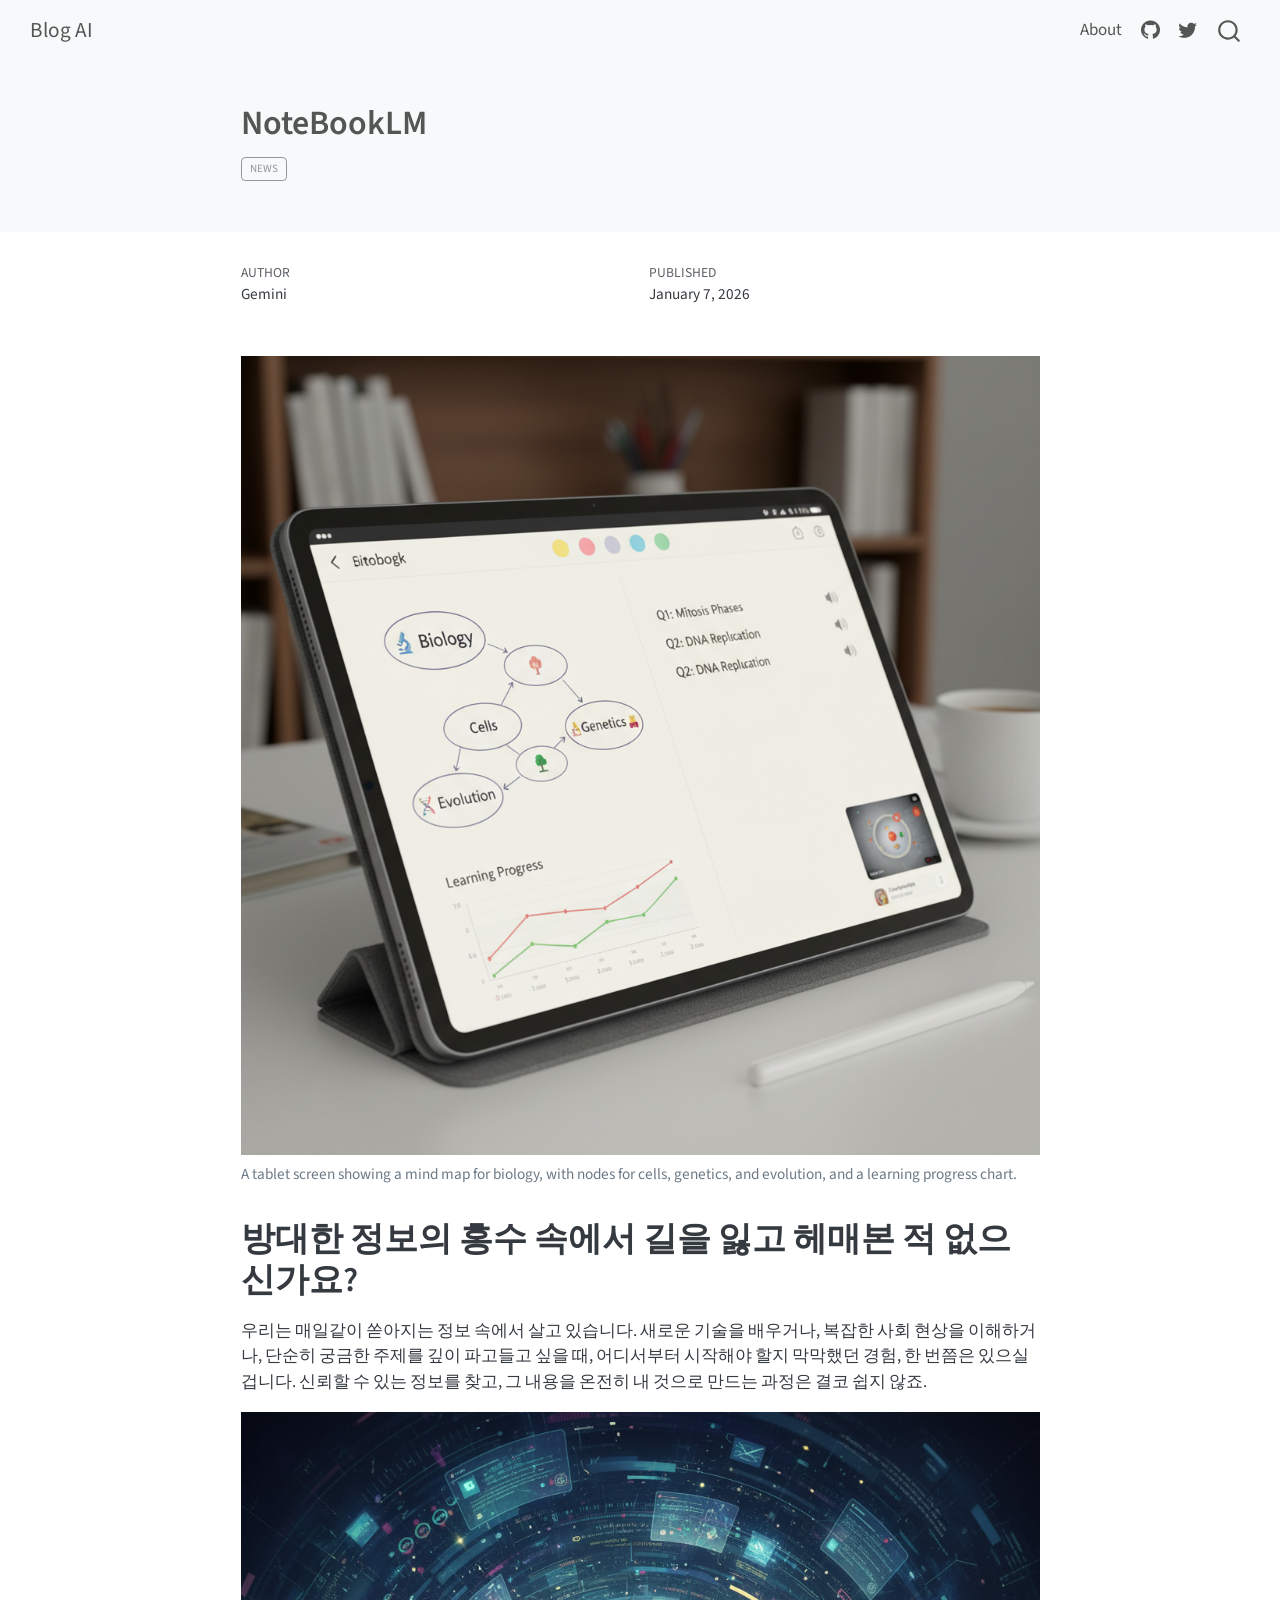
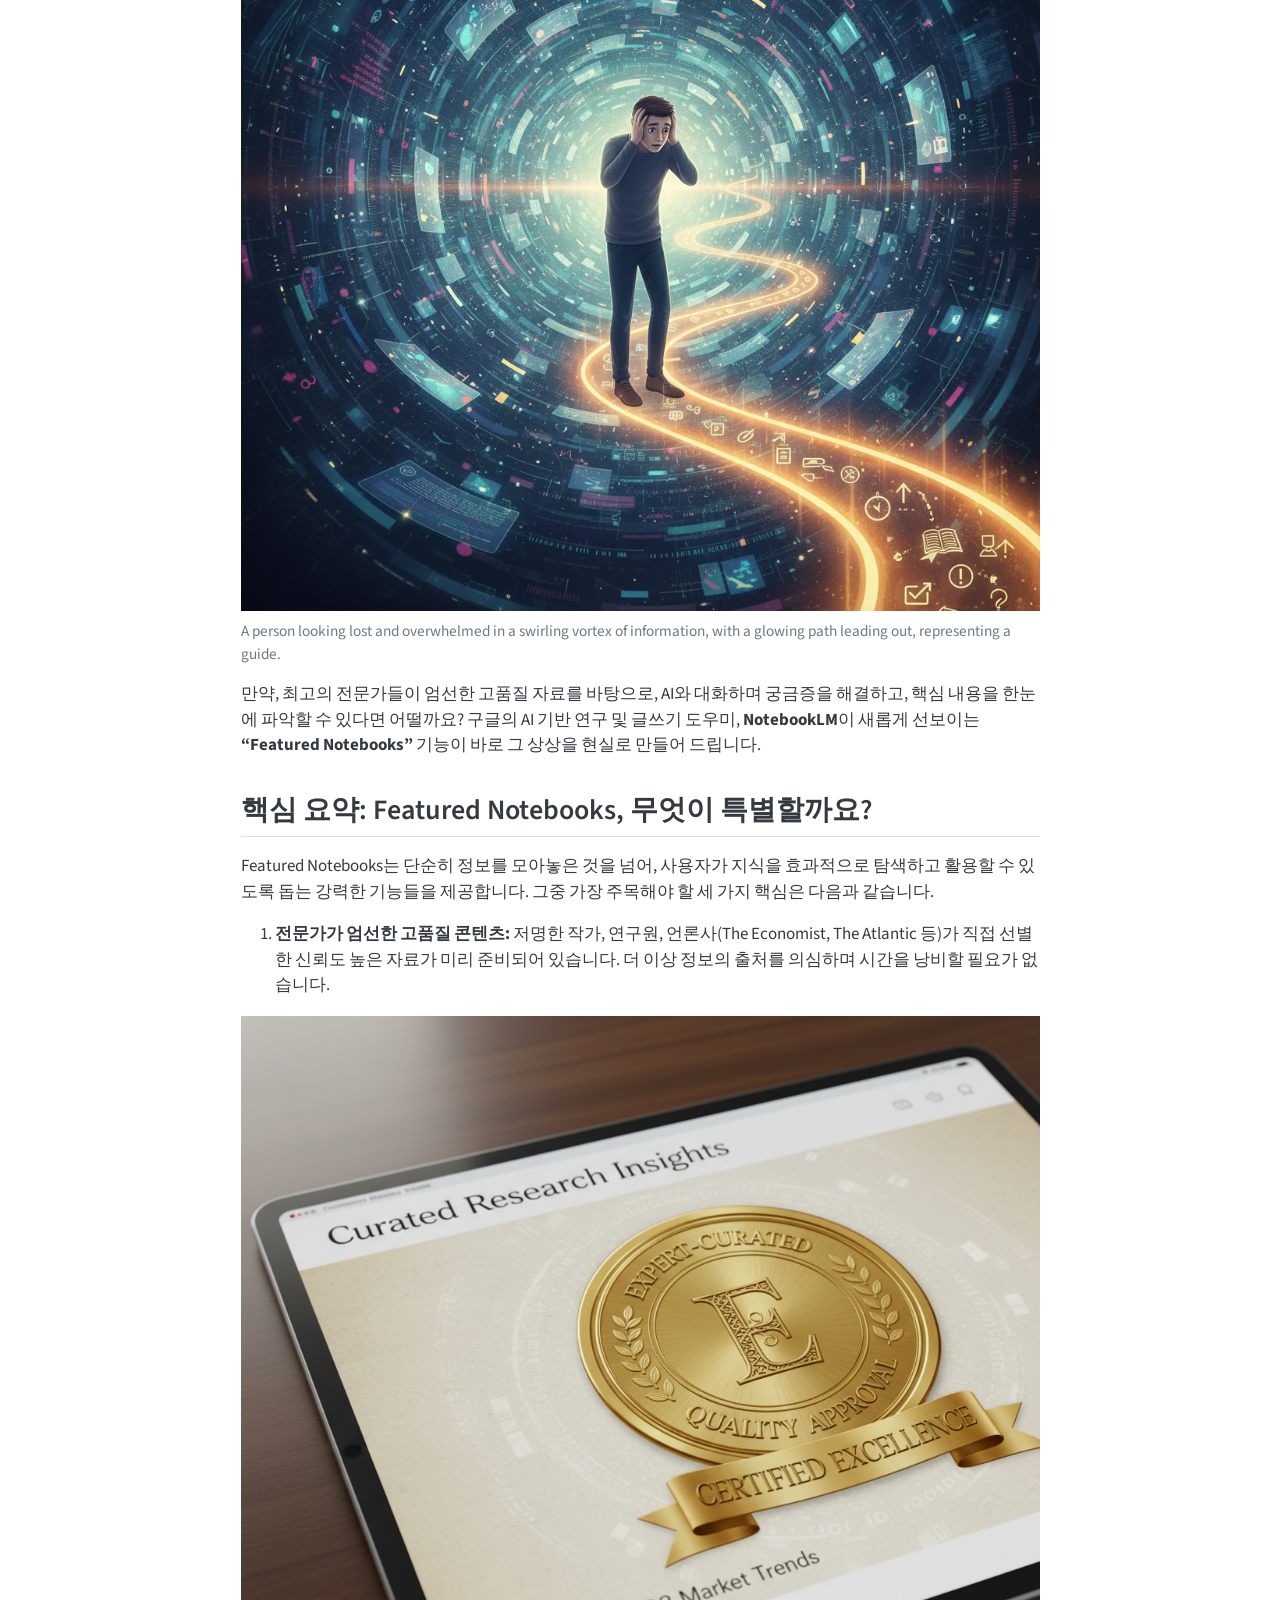
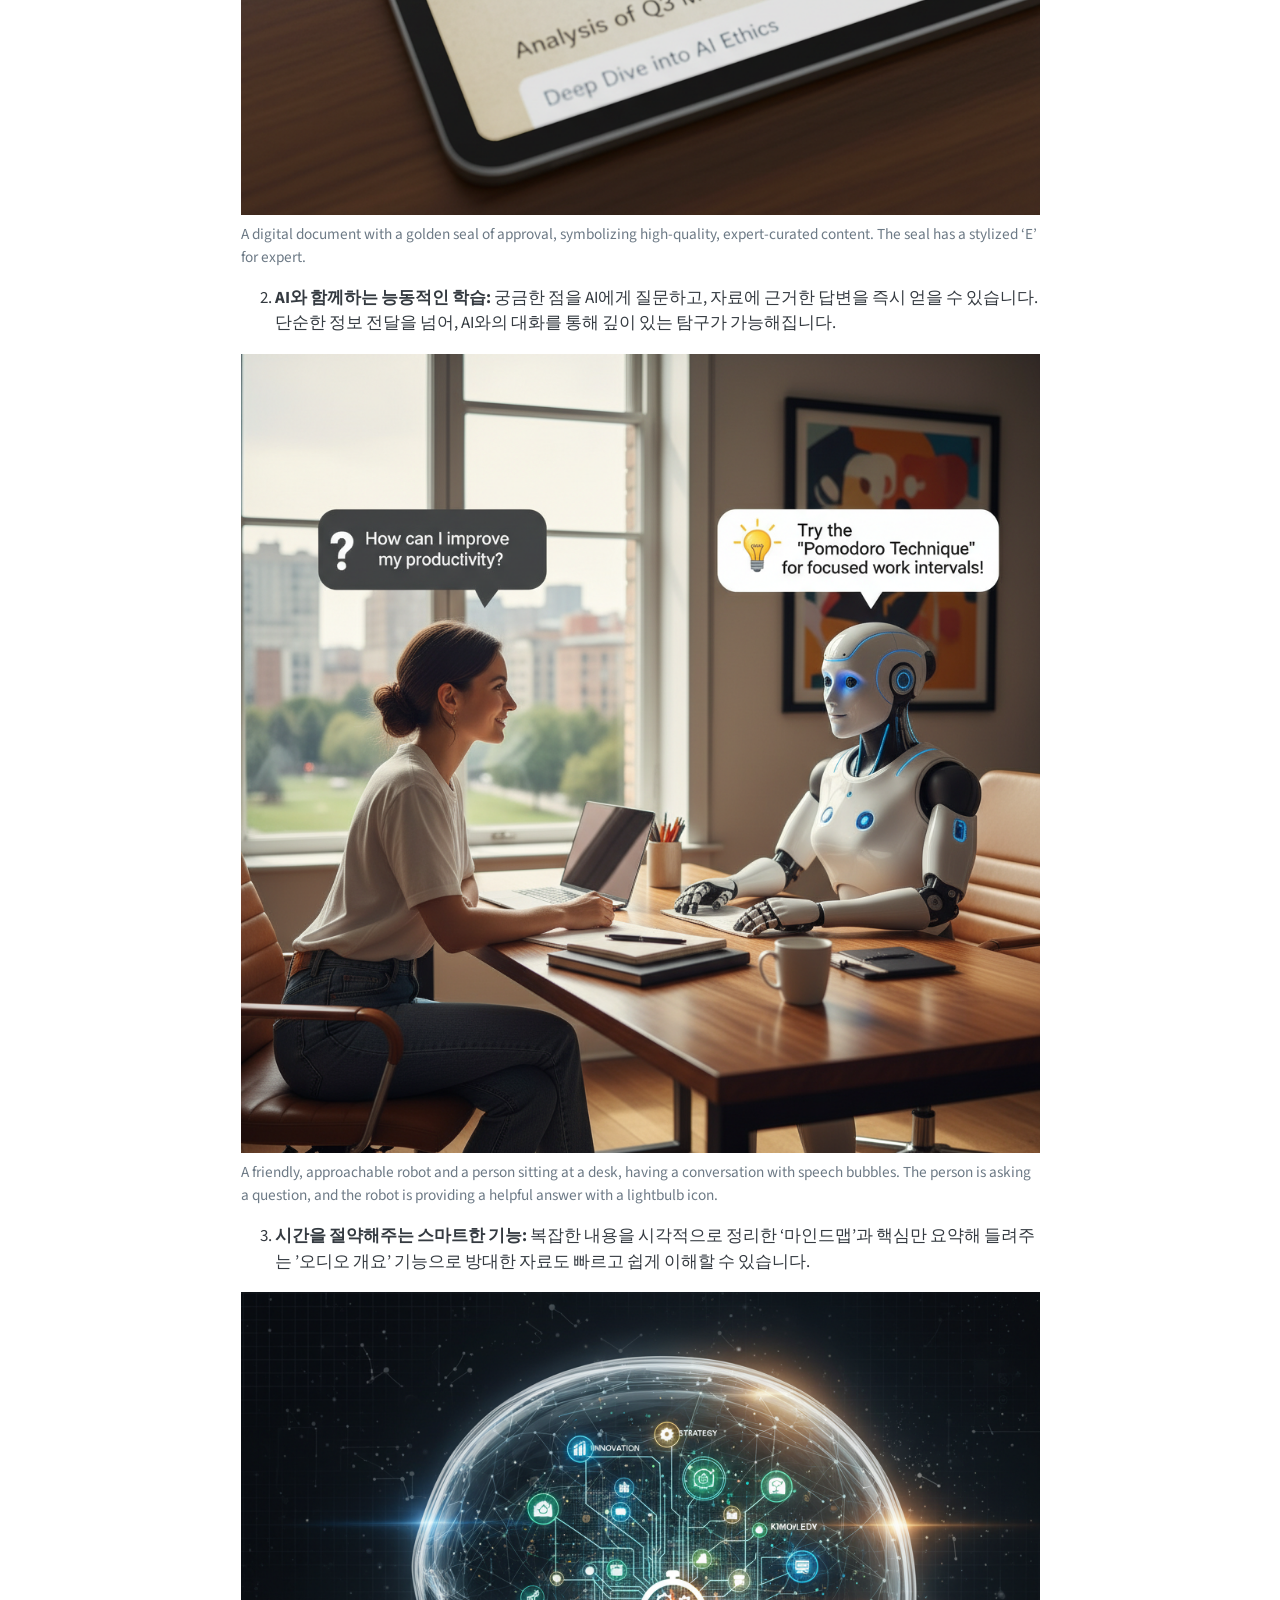
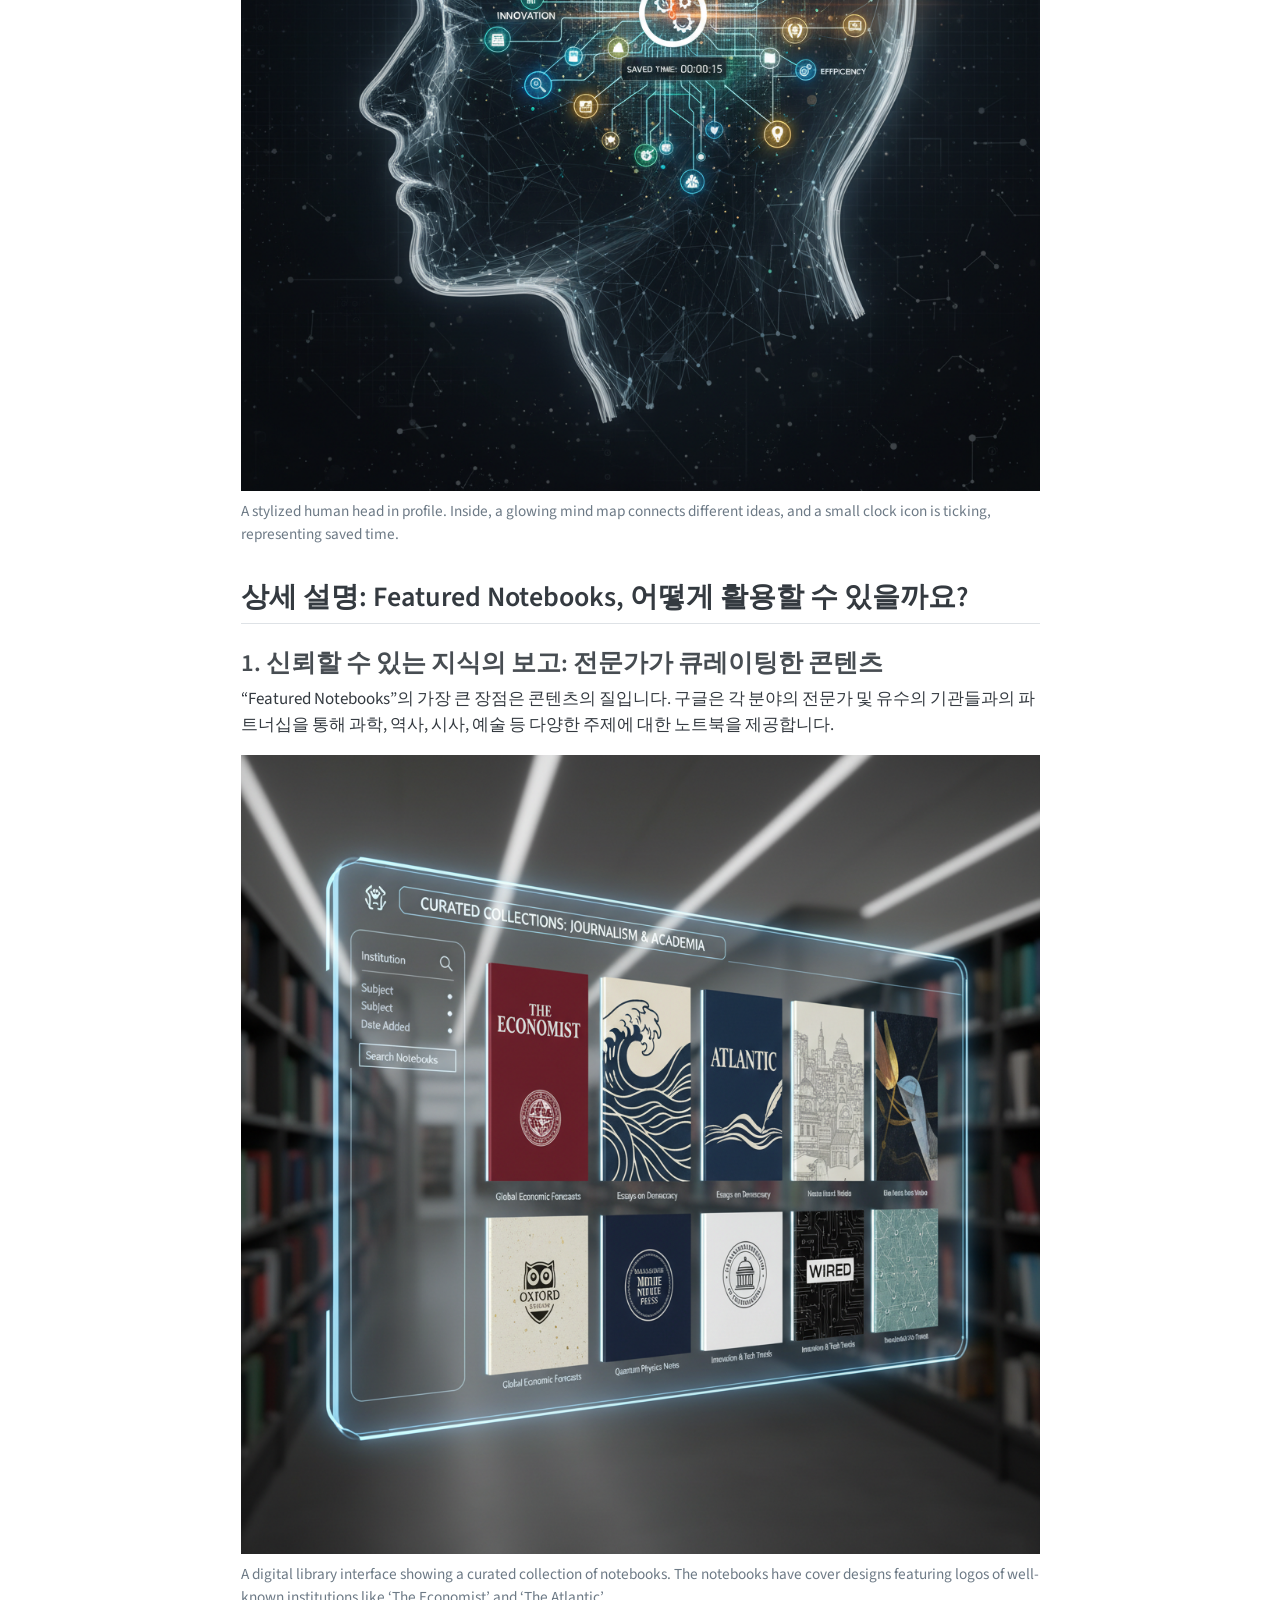
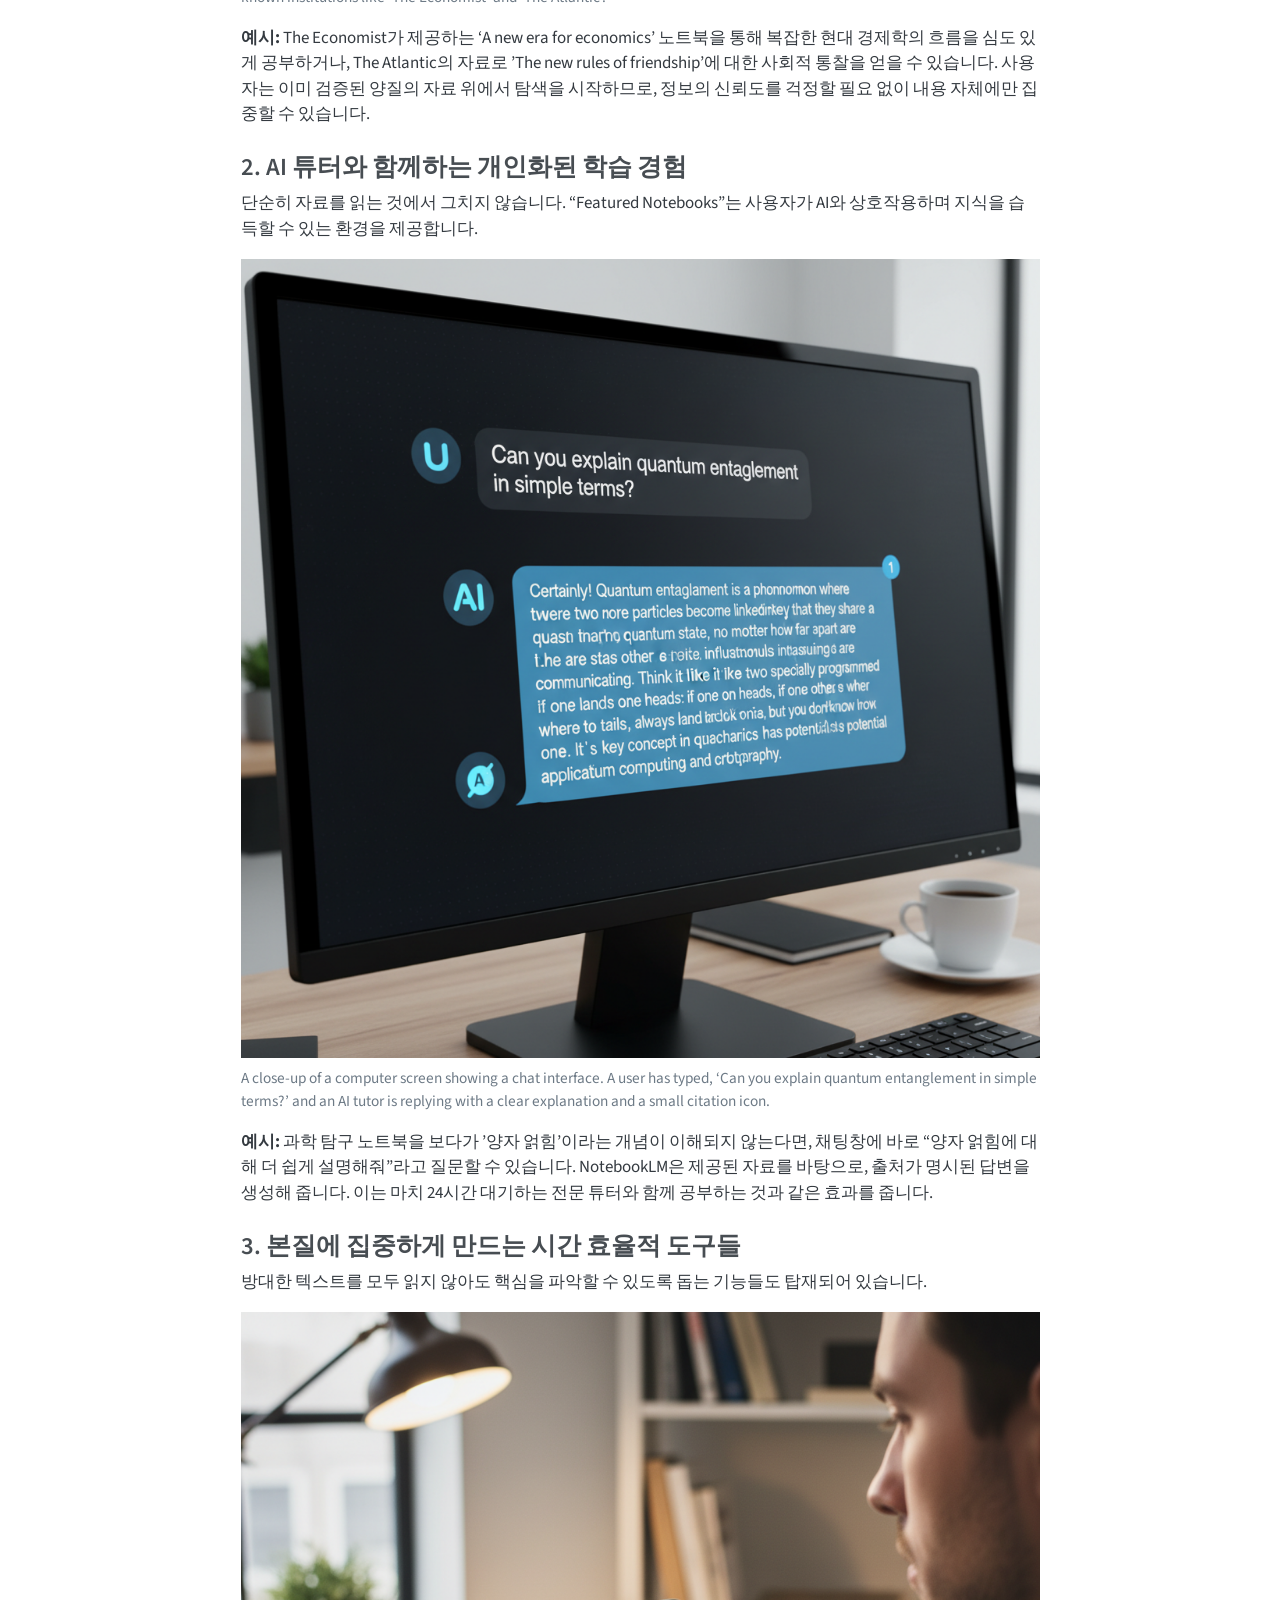
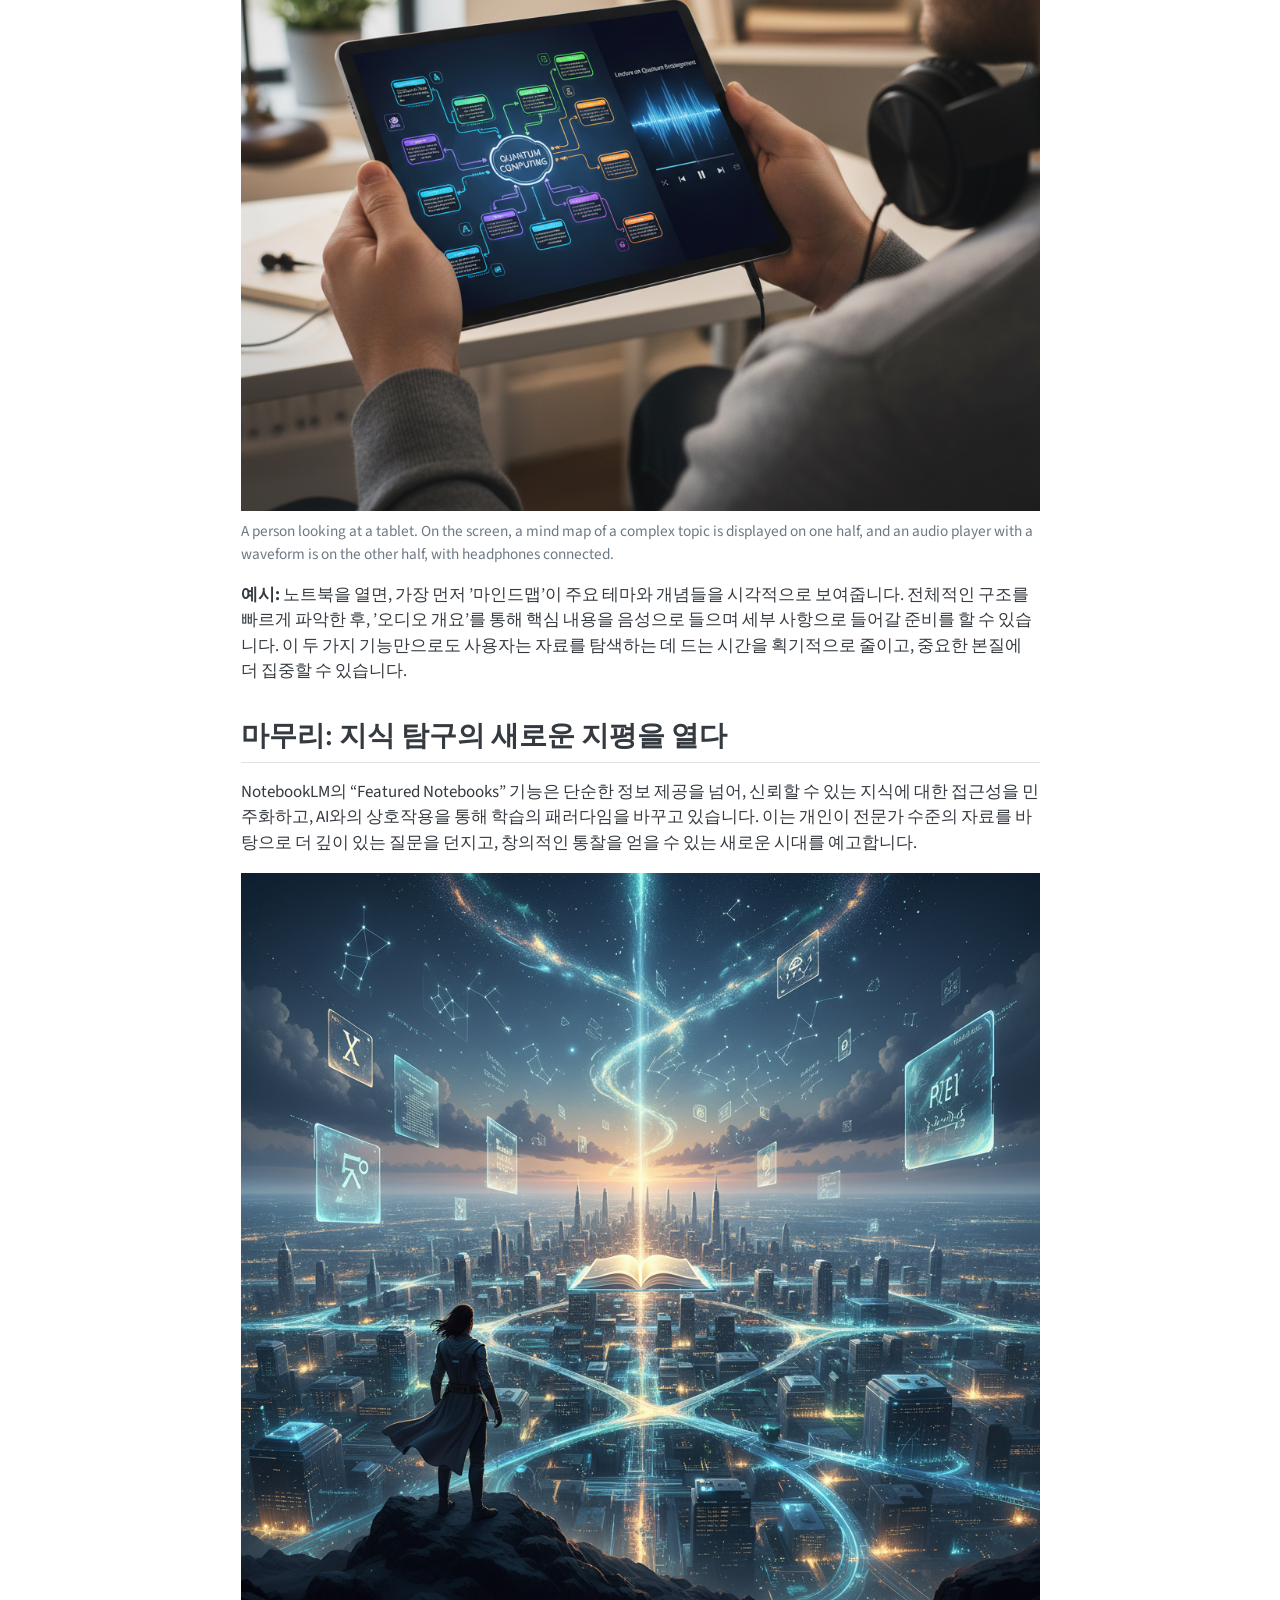
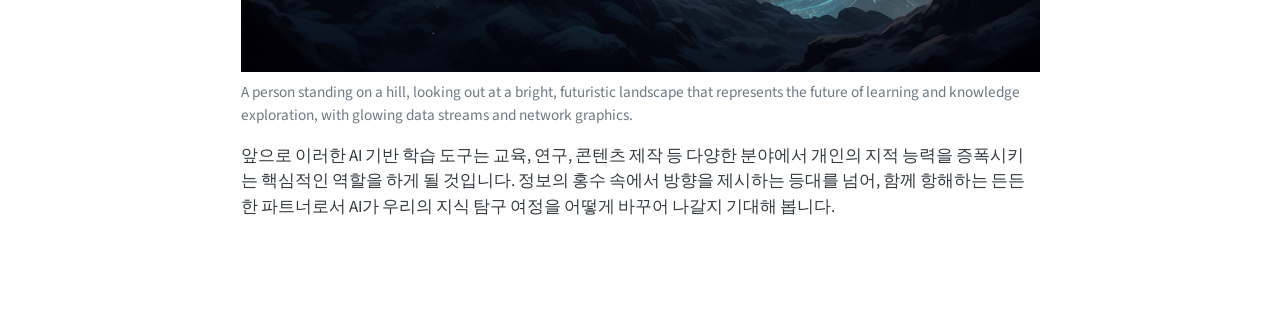
<file: posts/notebooklm/index.html>
<!DOCTYPE html>
<html xmlns="http://www.w3.org/1999/xhtml" lang="en" xml:lang="en"><head>

<meta charset="utf-8">
<meta name="generator" content="quarto-1.8.26">

<meta name="viewport" content="width=device-width, initial-scale=1.0, user-scalable=yes">

<meta name="author" content="Gemini">
<meta name="dcterms.date" content="2026-01-07">

<title>NoteBookLM – Blog AI</title>
<style>
code{white-space: pre-wrap;}
span.smallcaps{font-variant: small-caps;}
div.columns{display: flex; gap: min(4vw, 1.5em);}
div.column{flex: auto; overflow-x: auto;}
div.hanging-indent{margin-left: 1.5em; text-indent: -1.5em;}
ul.task-list{list-style: none;}
ul.task-list li input[type="checkbox"] {
  width: 0.8em;
  margin: 0 0.8em 0.2em -1em; /* quarto-specific, see https://github.com/quarto-dev/quarto-cli/issues/4556 */ 
  vertical-align: middle;
}
</style>


<script src="../../site_libs/quarto-nav/quarto-nav.js"></script>
<script src="../../site_libs/quarto-nav/headroom.min.js"></script>
<script src="../../site_libs/clipboard/clipboard.min.js"></script>
<script src="../../site_libs/quarto-search/autocomplete.umd.js"></script>
<script src="../../site_libs/quarto-search/fuse.min.js"></script>
<script src="../../site_libs/quarto-search/quarto-search.js"></script>
<meta name="quarto:offset" content="../../">
<script src="../../site_libs/quarto-html/quarto.js" type="module"></script>
<script src="../../site_libs/quarto-html/tabsets/tabsets.js" type="module"></script>
<script src="../../site_libs/quarto-html/axe/axe-check.js" type="module"></script>
<script src="../../site_libs/quarto-html/popper.min.js"></script>
<script src="../../site_libs/quarto-html/tippy.umd.min.js"></script>
<script src="../../site_libs/quarto-html/anchor.min.js"></script>
<link href="../../site_libs/quarto-html/tippy.css" rel="stylesheet">
<link href="../../site_libs/quarto-html/quarto-syntax-highlighting-587c61ba64f3a5504c4d52d930310e48.css" rel="stylesheet" id="quarto-text-highlighting-styles">
<script src="../../site_libs/bootstrap/bootstrap.min.js"></script>
<link href="../../site_libs/bootstrap/bootstrap-icons.css" rel="stylesheet">
<link href="../../site_libs/bootstrap/bootstrap-07730e18dc27d1bd8caa1c80bf937234.min.css" rel="stylesheet" append-hash="true" id="quarto-bootstrap" data-mode="light">
<script id="quarto-search-options" type="application/json">{
  "location": "navbar",
  "copy-button": false,
  "collapse-after": 3,
  "panel-placement": "end",
  "type": "overlay",
  "limit": 50,
  "keyboard-shortcut": [
    "f",
    "/",
    "s"
  ],
  "show-item-context": false,
  "language": {
    "search-no-results-text": "No results",
    "search-matching-documents-text": "matching documents",
    "search-copy-link-title": "Copy link to search",
    "search-hide-matches-text": "Hide additional matches",
    "search-more-match-text": "more match in this document",
    "search-more-matches-text": "more matches in this document",
    "search-clear-button-title": "Clear",
    "search-text-placeholder": "",
    "search-detached-cancel-button-title": "Cancel",
    "search-submit-button-title": "Submit",
    "search-label": "Search"
  }
}</script>


<link rel="stylesheet" href="../../styles.css">
</head>

<body class="nav-fixed fullcontent quarto-light">

<div id="quarto-search-results"></div>
  <header id="quarto-header" class="headroom fixed-top quarto-banner">
    <nav class="navbar navbar-expand-lg " data-bs-theme="dark">
      <div class="navbar-container container-fluid">
      <div class="navbar-brand-container mx-auto">
    <a class="navbar-brand" href="../../index.html">
    <span class="navbar-title">Blog AI</span>
    </a>
  </div>
            <div id="quarto-search" class="" title="Search"></div>
          <button class="navbar-toggler" type="button" data-bs-toggle="collapse" data-bs-target="#navbarCollapse" aria-controls="navbarCollapse" role="menu" aria-expanded="false" aria-label="Toggle navigation" onclick="if (window.quartoToggleHeadroom) { window.quartoToggleHeadroom(); }">
  <span class="navbar-toggler-icon"></span>
</button>
          <div class="collapse navbar-collapse" id="navbarCollapse">
            <ul class="navbar-nav navbar-nav-scroll ms-auto">
  <li class="nav-item">
    <a class="nav-link" href="../../about.html"> 
<span class="menu-text">About</span></a>
  </li>  
  <li class="nav-item compact">
    <a class="nav-link" href="https://github.com/"> <i class="bi bi-github" role="img">
</i> 
<span class="menu-text"></span></a>
  </li>  
  <li class="nav-item compact">
    <a class="nav-link" href="https://twitter.com"> <i class="bi bi-twitter" role="img">
</i> 
<span class="menu-text"></span></a>
  </li>  
</ul>
          </div> <!-- /navcollapse -->
            <div class="quarto-navbar-tools">
</div>
      </div> <!-- /container-fluid -->
    </nav>
</header>
<!-- content -->
<header id="title-block-header" class="quarto-title-block default page-columns page-full">
  <div class="quarto-title-banner page-columns page-full">
    <div class="quarto-title column-body">
      <h1 class="title">NoteBookLM</h1>
                                <div class="quarto-categories">
                <div class="quarto-category">news</div>
              </div>
                  </div>
  </div>
    
  
  <div class="quarto-title-meta">

      <div>
      <div class="quarto-title-meta-heading">Author</div>
      <div class="quarto-title-meta-contents">
               <p>Gemini </p>
            </div>
    </div>
      
      <div>
      <div class="quarto-title-meta-heading">Published</div>
      <div class="quarto-title-meta-contents">
        <p class="date">January 7, 2026</p>
      </div>
    </div>
    
      
    </div>
    
  
  </header><div id="quarto-content" class="quarto-container page-columns page-rows-contents page-layout-article page-navbar">
<!-- sidebar -->
<!-- margin-sidebar -->
    
<!-- main -->
<main class="content quarto-banner-title-block" id="quarto-document-content">





<div class="quarto-figure quarto-figure-center">
<figure class="figure">
<p><img src="gemini-image-1767715011.png" class="img-fluid figure-img"></p>
<figcaption>A tablet screen showing a mind map for biology, with nodes for cells, genetics, and evolution, and a learning progress chart.</figcaption>
</figure>
</div>
<section id="방대한-정보의-홍수-속에서-길을-잃고-헤매본-적-없으신가요" class="level1">
<h1>방대한 정보의 홍수 속에서 길을 잃고 헤매본 적 없으신가요?</h1>
<p>우리는 매일같이 쏟아지는 정보 속에서 살고 있습니다. 새로운 기술을 배우거나, 복잡한 사회 현상을 이해하거나, 단순히 궁금한 주제를 깊이 파고들고 싶을 때, 어디서부터 시작해야 할지 막막했던 경험, 한 번쯤은 있으실 겁니다. 신뢰할 수 있는 정보를 찾고, 그 내용을 온전히 내 것으로 만드는 과정은 결코 쉽지 않죠.</p>
<div class="quarto-figure quarto-figure-center">
<figure class="figure">
<p><img src="gemini-image-1767769904.png" class="img-fluid figure-img"></p>
<figcaption>A person looking lost and overwhelmed in a swirling vortex of information, with a glowing path leading out, representing a guide.</figcaption>
</figure>
</div>
<p>만약, 최고의 전문가들이 엄선한 고품질 자료를 바탕으로, AI와 대화하며 궁금증을 해결하고, 핵심 내용을 한눈에 파악할 수 있다면 어떨까요? 구글의 AI 기반 연구 및 글쓰기 도우미, <strong>NotebookLM</strong>이 새롭게 선보이는 <strong>“Featured Notebooks”</strong> 기능이 바로 그 상상을 현실로 만들어 드립니다.</p>
<section id="핵심-요약-featured-notebooks-무엇이-특별할까요" class="level2">
<h2 class="anchored" data-anchor-id="핵심-요약-featured-notebooks-무엇이-특별할까요">핵심 요약: Featured Notebooks, 무엇이 특별할까요?</h2>
<p>Featured Notebooks는 단순히 정보를 모아놓은 것을 넘어, 사용자가 지식을 효과적으로 탐색하고 활용할 수 있도록 돕는 강력한 기능들을 제공합니다. 그중 가장 주목해야 할 세 가지 핵심은 다음과 같습니다.</p>
<ol type="1">
<li><strong>전문가가 엄선한 고품질 콘텐츠:</strong> 저명한 작가, 연구원, 언론사(The Economist, The Atlantic 등)가 직접 선별한 신뢰도 높은 자료가 미리 준비되어 있습니다. 더 이상 정보의 출처를 의심하며 시간을 낭비할 필요가 없습니다.</li>
</ol>
<div class="quarto-figure quarto-figure-center">
<figure class="figure">
<p><img src="gemini-image-1767769957.png" class="img-fluid figure-img"></p>
<figcaption>A digital document with a golden seal of approval, symbolizing high-quality, expert-curated content. The seal has a stylized ‘E’ for expert.</figcaption>
</figure>
</div>
<ol start="2" type="1">
<li><strong>AI와 함께하는 능동적인 학습:</strong> 궁금한 점을 AI에게 질문하고, 자료에 근거한 답변을 즉시 얻을 수 있습니다. 단순한 정보 전달을 넘어, AI와의 대화를 통해 깊이 있는 탐구가 가능해집니다.</li>
</ol>
<div class="quarto-figure quarto-figure-center">
<figure class="figure">
<p><img src="gemini-image-1767769971.png" class="img-fluid figure-img"></p>
<figcaption>A friendly, approachable robot and a person sitting at a desk, having a conversation with speech bubbles. The person is asking a question, and the robot is providing a helpful answer with a lightbulb icon.</figcaption>
</figure>
</div>
<ol start="3" type="1">
<li><strong>시간을 절약해주는 스마트한 기능:</strong> 복잡한 내용을 시각적으로 정리한 ‘마인드맵’과 핵심만 요약해 들려주는 ’오디오 개요’ 기능으로 방대한 자료도 빠르고 쉽게 이해할 수 있습니다.</li>
</ol>
<div class="quarto-figure quarto-figure-center">
<figure class="figure">
<p><img src="gemini-image-1767769985.png" class="img-fluid figure-img"></p>
<figcaption>A stylized human head in profile. Inside, a glowing mind map connects different ideas, and a small clock icon is ticking, representing saved time.</figcaption>
</figure>
</div>
</section>
<section id="상세-설명-featured-notebooks-어떻게-활용할-수-있을까요" class="level2">
<h2 class="anchored" data-anchor-id="상세-설명-featured-notebooks-어떻게-활용할-수-있을까요">상세 설명: Featured Notebooks, 어떻게 활용할 수 있을까요?</h2>
<section id="신뢰할-수-있는-지식의-보고-전문가가-큐레이팅한-콘텐츠" class="level3">
<h3 class="anchored" data-anchor-id="신뢰할-수-있는-지식의-보고-전문가가-큐레이팅한-콘텐츠">1. 신뢰할 수 있는 지식의 보고: 전문가가 큐레이팅한 콘텐츠</h3>
<p>“Featured Notebooks”의 가장 큰 장점은 콘텐츠의 질입니다. 구글은 각 분야의 전문가 및 유수의 기관들과의 파트너십을 통해 과학, 역사, 시사, 예술 등 다양한 주제에 대한 노트북을 제공합니다.</p>
<div class="quarto-figure quarto-figure-center">
<figure class="figure">
<p><img src="gemini-image-1767770001.png" class="img-fluid figure-img"></p>
<figcaption>A digital library interface showing a curated collection of notebooks. The notebooks have cover designs featuring logos of well-known institutions like ‘The Economist’ and ‘The Atlantic’.</figcaption>
</figure>
</div>
<p><strong>예시:</strong> The Economist가 제공하는 ‘A new era for economics’ 노트북을 통해 복잡한 현대 경제학의 흐름을 심도 있게 공부하거나, The Atlantic의 자료로 ’The new rules of friendship’에 대한 사회적 통찰을 얻을 수 있습니다. 사용자는 이미 검증된 양질의 자료 위에서 탐색을 시작하므로, 정보의 신뢰도를 걱정할 필요 없이 내용 자체에만 집중할 수 있습니다.</p>
</section>
<section id="ai-튜터와-함께하는-개인화된-학습-경험" class="level3">
<h3 class="anchored" data-anchor-id="ai-튜터와-함께하는-개인화된-학습-경험">2. AI 튜터와 함께하는 개인화된 학습 경험</h3>
<p>단순히 자료를 읽는 것에서 그치지 않습니다. “Featured Notebooks”는 사용자가 AI와 상호작용하며 지식을 습득할 수 있는 환경을 제공합니다.</p>
<div class="quarto-figure quarto-figure-center">
<figure class="figure">
<p><img src="gemini-image-1767770085.png" class="img-fluid figure-img"></p>
<figcaption>A close-up of a computer screen showing a chat interface. A user has typed, ‘Can you explain quantum entanglement in simple terms?’ and an AI tutor is replying with a clear explanation and a small citation icon.</figcaption>
</figure>
</div>
<p><strong>예시:</strong> 과학 탐구 노트북을 보다가 ’양자 얽힘’이라는 개념이 이해되지 않는다면, 채팅창에 바로 “양자 얽힘에 대해 더 쉽게 설명해줘”라고 질문할 수 있습니다. NotebookLM은 제공된 자료를 바탕으로, 출처가 명시된 답변을 생성해 줍니다. 이는 마치 24시간 대기하는 전문 튜터와 함께 공부하는 것과 같은 효과를 줍니다.</p>
</section>
<section id="본질에-집중하게-만드는-시간-효율적-도구들" class="level3">
<h3 class="anchored" data-anchor-id="본질에-집중하게-만드는-시간-효율적-도구들">3. 본질에 집중하게 만드는 시간 효율적 도구들</h3>
<p>방대한 텍스트를 모두 읽지 않아도 핵심을 파악할 수 있도록 돕는 기능들도 탑재되어 있습니다.</p>
<div class="quarto-figure quarto-figure-center">
<figure class="figure">
<p><img src="gemini-image-1767770101.png" class="img-fluid figure-img"></p>
<figcaption>A person looking at a tablet. On the screen, a mind map of a complex topic is displayed on one half, and an audio player with a waveform is on the other half, with headphones connected.</figcaption>
</figure>
</div>
<p><strong>예시:</strong> 노트북을 열면, 가장 먼저 ’마인드맵’이 주요 테마와 개념들을 시각적으로 보여줍니다. 전체적인 구조를 빠르게 파악한 후, ’오디오 개요’를 통해 핵심 내용을 음성으로 들으며 세부 사항으로 들어갈 준비를 할 수 있습니다. 이 두 가지 기능만으로도 사용자는 자료를 탐색하는 데 드는 시간을 획기적으로 줄이고, 중요한 본질에 더 집중할 수 있습니다.</p>
</section>
</section>
<section id="마무리-지식-탐구의-새로운-지평을-열다" class="level2">
<h2 class="anchored" data-anchor-id="마무리-지식-탐구의-새로운-지평을-열다">마무리: 지식 탐구의 새로운 지평을 열다</h2>
<p>NotebookLM의 “Featured Notebooks” 기능은 단순한 정보 제공을 넘어, 신뢰할 수 있는 지식에 대한 접근성을 민주화하고, AI와의 상호작용을 통해 학습의 패러다임을 바꾸고 있습니다. 이는 개인이 전문가 수준의 자료를 바탕으로 더 깊이 있는 질문을 던지고, 창의적인 통찰을 얻을 수 있는 새로운 시대를 예고합니다.</p>
<div class="quarto-figure quarto-figure-center">
<figure class="figure">
<p><img src="gemini-image-1767770116.png" class="img-fluid figure-img"></p>
<figcaption>A person standing on a hill, looking out at a bright, futuristic landscape that represents the future of learning and knowledge exploration, with glowing data streams and network graphics.</figcaption>
</figure>
</div>
<p>앞으로 이러한 AI 기반 학습 도구는 교육, 연구, 콘텐츠 제작 등 다양한 분야에서 개인의 지적 능력을 증폭시키는 핵심적인 역할을 하게 될 것입니다. 정보의 홍수 속에서 방향을 제시하는 등대를 넘어, 함께 항해하는 든든한 파트너로서 AI가 우리의 지식 탐구 여정을 어떻게 바꾸어 나갈지 기대해 봅니다.</p>


</section>
</section>

</main> <!-- /main -->
<script id="quarto-html-after-body" type="application/javascript">
  window.document.addEventListener("DOMContentLoaded", function (event) {
    const icon = "";
    const anchorJS = new window.AnchorJS();
    anchorJS.options = {
      placement: 'right',
      icon: icon
    };
    anchorJS.add('.anchored');
    const isCodeAnnotation = (el) => {
      for (const clz of el.classList) {
        if (clz.startsWith('code-annotation-')) {                     
          return true;
        }
      }
      return false;
    }
    const onCopySuccess = function(e) {
      // button target
      const button = e.trigger;
      // don't keep focus
      button.blur();
      // flash "checked"
      button.classList.add('code-copy-button-checked');
      var currentTitle = button.getAttribute("title");
      button.setAttribute("title", "Copied!");
      let tooltip;
      if (window.bootstrap) {
        button.setAttribute("data-bs-toggle", "tooltip");
        button.setAttribute("data-bs-placement", "left");
        button.setAttribute("data-bs-title", "Copied!");
        tooltip = new bootstrap.Tooltip(button, 
          { trigger: "manual", 
            customClass: "code-copy-button-tooltip",
            offset: [0, -8]});
        tooltip.show();    
      }
      setTimeout(function() {
        if (tooltip) {
          tooltip.hide();
          button.removeAttribute("data-bs-title");
          button.removeAttribute("data-bs-toggle");
          button.removeAttribute("data-bs-placement");
        }
        button.setAttribute("title", currentTitle);
        button.classList.remove('code-copy-button-checked');
      }, 1000);
      // clear code selection
      e.clearSelection();
    }
    const getTextToCopy = function(trigger) {
      const outerScaffold = trigger.parentElement.cloneNode(true);
      const codeEl = outerScaffold.querySelector('code');
      for (const childEl of codeEl.children) {
        if (isCodeAnnotation(childEl)) {
          childEl.remove();
        }
      }
      return codeEl.innerText;
    }
    const clipboard = new window.ClipboardJS('.code-copy-button:not([data-in-quarto-modal])', {
      text: getTextToCopy
    });
    clipboard.on('success', onCopySuccess);
    if (window.document.getElementById('quarto-embedded-source-code-modal')) {
      const clipboardModal = new window.ClipboardJS('.code-copy-button[data-in-quarto-modal]', {
        text: getTextToCopy,
        container: window.document.getElementById('quarto-embedded-source-code-modal')
      });
      clipboardModal.on('success', onCopySuccess);
    }
      var localhostRegex = new RegExp(/^(?:http|https):\/\/localhost\:?[0-9]*\//);
      var mailtoRegex = new RegExp(/^mailto:/);
        var filterRegex = new RegExp("https:\/\/github\.com\/ohyoulim\/Blog_AI");
      var isInternal = (href) => {
          return filterRegex.test(href) || localhostRegex.test(href) || mailtoRegex.test(href);
      }
      // Inspect non-navigation links and adorn them if external
     var links = window.document.querySelectorAll('a[href]:not(.nav-link):not(.navbar-brand):not(.toc-action):not(.sidebar-link):not(.sidebar-item-toggle):not(.pagination-link):not(.no-external):not([aria-hidden]):not(.dropdown-item):not(.quarto-navigation-tool):not(.about-link)');
      for (var i=0; i<links.length; i++) {
        const link = links[i];
        if (!isInternal(link.href)) {
          // undo the damage that might have been done by quarto-nav.js in the case of
          // links that we want to consider external
          if (link.dataset.originalHref !== undefined) {
            link.href = link.dataset.originalHref;
          }
        }
      }
    function tippyHover(el, contentFn, onTriggerFn, onUntriggerFn) {
      const config = {
        allowHTML: true,
        maxWidth: 500,
        delay: 100,
        arrow: false,
        appendTo: function(el) {
            return el.parentElement;
        },
        interactive: true,
        interactiveBorder: 10,
        theme: 'quarto',
        placement: 'bottom-start',
      };
      if (contentFn) {
        config.content = contentFn;
      }
      if (onTriggerFn) {
        config.onTrigger = onTriggerFn;
      }
      if (onUntriggerFn) {
        config.onUntrigger = onUntriggerFn;
      }
      window.tippy(el, config); 
    }
    const noterefs = window.document.querySelectorAll('a[role="doc-noteref"]');
    for (var i=0; i<noterefs.length; i++) {
      const ref = noterefs[i];
      tippyHover(ref, function() {
        // use id or data attribute instead here
        let href = ref.getAttribute('data-footnote-href') || ref.getAttribute('href');
        try { href = new URL(href).hash; } catch {}
        const id = href.replace(/^#\/?/, "");
        const note = window.document.getElementById(id);
        if (note) {
          return note.innerHTML;
        } else {
          return "";
        }
      });
    }
    const xrefs = window.document.querySelectorAll('a.quarto-xref');
    const processXRef = (id, note) => {
      // Strip column container classes
      const stripColumnClz = (el) => {
        el.classList.remove("page-full", "page-columns");
        if (el.children) {
          for (const child of el.children) {
            stripColumnClz(child);
          }
        }
      }
      stripColumnClz(note)
      if (id === null || id.startsWith('sec-')) {
        // Special case sections, only their first couple elements
        const container = document.createElement("div");
        if (note.children && note.children.length > 2) {
          container.appendChild(note.children[0].cloneNode(true));
          for (let i = 1; i < note.children.length; i++) {
            const child = note.children[i];
            if (child.tagName === "P" && child.innerText === "") {
              continue;
            } else {
              container.appendChild(child.cloneNode(true));
              break;
            }
          }
          if (window.Quarto?.typesetMath) {
            window.Quarto.typesetMath(container);
          }
          return container.innerHTML
        } else {
          if (window.Quarto?.typesetMath) {
            window.Quarto.typesetMath(note);
          }
          return note.innerHTML;
        }
      } else {
        // Remove any anchor links if they are present
        const anchorLink = note.querySelector('a.anchorjs-link');
        if (anchorLink) {
          anchorLink.remove();
        }
        if (window.Quarto?.typesetMath) {
          window.Quarto.typesetMath(note);
        }
        if (note.classList.contains("callout")) {
          return note.outerHTML;
        } else {
          return note.innerHTML;
        }
      }
    }
    for (var i=0; i<xrefs.length; i++) {
      const xref = xrefs[i];
      tippyHover(xref, undefined, function(instance) {
        instance.disable();
        let url = xref.getAttribute('href');
        let hash = undefined; 
        if (url.startsWith('#')) {
          hash = url;
        } else {
          try { hash = new URL(url).hash; } catch {}
        }
        if (hash) {
          const id = hash.replace(/^#\/?/, "");
          const note = window.document.getElementById(id);
          if (note !== null) {
            try {
              const html = processXRef(id, note.cloneNode(true));
              instance.setContent(html);
            } finally {
              instance.enable();
              instance.show();
            }
          } else {
            // See if we can fetch this
            fetch(url.split('#')[0])
            .then(res => res.text())
            .then(html => {
              const parser = new DOMParser();
              const htmlDoc = parser.parseFromString(html, "text/html");
              const note = htmlDoc.getElementById(id);
              if (note !== null) {
                const html = processXRef(id, note);
                instance.setContent(html);
              } 
            }).finally(() => {
              instance.enable();
              instance.show();
            });
          }
        } else {
          // See if we can fetch a full url (with no hash to target)
          // This is a special case and we should probably do some content thinning / targeting
          fetch(url)
          .then(res => res.text())
          .then(html => {
            const parser = new DOMParser();
            const htmlDoc = parser.parseFromString(html, "text/html");
            const note = htmlDoc.querySelector('main.content');
            if (note !== null) {
              // This should only happen for chapter cross references
              // (since there is no id in the URL)
              // remove the first header
              if (note.children.length > 0 && note.children[0].tagName === "HEADER") {
                note.children[0].remove();
              }
              const html = processXRef(null, note);
              instance.setContent(html);
            } 
          }).finally(() => {
            instance.enable();
            instance.show();
          });
        }
      }, function(instance) {
      });
    }
        let selectedAnnoteEl;
        const selectorForAnnotation = ( cell, annotation) => {
          let cellAttr = 'data-code-cell="' + cell + '"';
          let lineAttr = 'data-code-annotation="' +  annotation + '"';
          const selector = 'span[' + cellAttr + '][' + lineAttr + ']';
          return selector;
        }
        const selectCodeLines = (annoteEl) => {
          const doc = window.document;
          const targetCell = annoteEl.getAttribute("data-target-cell");
          const targetAnnotation = annoteEl.getAttribute("data-target-annotation");
          const annoteSpan = window.document.querySelector(selectorForAnnotation(targetCell, targetAnnotation));
          const lines = annoteSpan.getAttribute("data-code-lines").split(",");
          const lineIds = lines.map((line) => {
            return targetCell + "-" + line;
          })
          let top = null;
          let height = null;
          let parent = null;
          if (lineIds.length > 0) {
              //compute the position of the single el (top and bottom and make a div)
              const el = window.document.getElementById(lineIds[0]);
              top = el.offsetTop;
              height = el.offsetHeight;
              parent = el.parentElement.parentElement;
            if (lineIds.length > 1) {
              const lastEl = window.document.getElementById(lineIds[lineIds.length - 1]);
              const bottom = lastEl.offsetTop + lastEl.offsetHeight;
              height = bottom - top;
            }
            if (top !== null && height !== null && parent !== null) {
              // cook up a div (if necessary) and position it 
              let div = window.document.getElementById("code-annotation-line-highlight");
              if (div === null) {
                div = window.document.createElement("div");
                div.setAttribute("id", "code-annotation-line-highlight");
                div.style.position = 'absolute';
                parent.appendChild(div);
              }
              div.style.top = top - 2 + "px";
              div.style.height = height + 4 + "px";
              div.style.left = 0;
              let gutterDiv = window.document.getElementById("code-annotation-line-highlight-gutter");
              if (gutterDiv === null) {
                gutterDiv = window.document.createElement("div");
                gutterDiv.setAttribute("id", "code-annotation-line-highlight-gutter");
                gutterDiv.style.position = 'absolute';
                const codeCell = window.document.getElementById(targetCell);
                const gutter = codeCell.querySelector('.code-annotation-gutter');
                gutter.appendChild(gutterDiv);
              }
              gutterDiv.style.top = top - 2 + "px";
              gutterDiv.style.height = height + 4 + "px";
            }
            selectedAnnoteEl = annoteEl;
          }
        };
        const unselectCodeLines = () => {
          const elementsIds = ["code-annotation-line-highlight", "code-annotation-line-highlight-gutter"];
          elementsIds.forEach((elId) => {
            const div = window.document.getElementById(elId);
            if (div) {
              div.remove();
            }
          });
          selectedAnnoteEl = undefined;
        };
          // Handle positioning of the toggle
      window.addEventListener(
        "resize",
        throttle(() => {
          elRect = undefined;
          if (selectedAnnoteEl) {
            selectCodeLines(selectedAnnoteEl);
          }
        }, 10)
      );
      function throttle(fn, ms) {
      let throttle = false;
      let timer;
        return (...args) => {
          if(!throttle) { // first call gets through
              fn.apply(this, args);
              throttle = true;
          } else { // all the others get throttled
              if(timer) clearTimeout(timer); // cancel #2
              timer = setTimeout(() => {
                fn.apply(this, args);
                timer = throttle = false;
              }, ms);
          }
        };
      }
        // Attach click handler to the DT
        const annoteDls = window.document.querySelectorAll('dt[data-target-cell]');
        for (const annoteDlNode of annoteDls) {
          annoteDlNode.addEventListener('click', (event) => {
            const clickedEl = event.target;
            if (clickedEl !== selectedAnnoteEl) {
              unselectCodeLines();
              const activeEl = window.document.querySelector('dt[data-target-cell].code-annotation-active');
              if (activeEl) {
                activeEl.classList.remove('code-annotation-active');
              }
              selectCodeLines(clickedEl);
              clickedEl.classList.add('code-annotation-active');
            } else {
              // Unselect the line
              unselectCodeLines();
              clickedEl.classList.remove('code-annotation-active');
            }
          });
        }
    const findCites = (el) => {
      const parentEl = el.parentElement;
      if (parentEl) {
        const cites = parentEl.dataset.cites;
        if (cites) {
          return {
            el,
            cites: cites.split(' ')
          };
        } else {
          return findCites(el.parentElement)
        }
      } else {
        return undefined;
      }
    };
    var bibliorefs = window.document.querySelectorAll('a[role="doc-biblioref"]');
    for (var i=0; i<bibliorefs.length; i++) {
      const ref = bibliorefs[i];
      const citeInfo = findCites(ref);
      if (citeInfo) {
        tippyHover(citeInfo.el, function() {
          var popup = window.document.createElement('div');
          citeInfo.cites.forEach(function(cite) {
            var citeDiv = window.document.createElement('div');
            citeDiv.classList.add('hanging-indent');
            citeDiv.classList.add('csl-entry');
            var biblioDiv = window.document.getElementById('ref-' + cite);
            if (biblioDiv) {
              citeDiv.innerHTML = biblioDiv.innerHTML;
            }
            popup.appendChild(citeDiv);
          });
          return popup.innerHTML;
        });
      }
    }
  });
  </script>
</div> <!-- /content -->




</body></html>
</file>
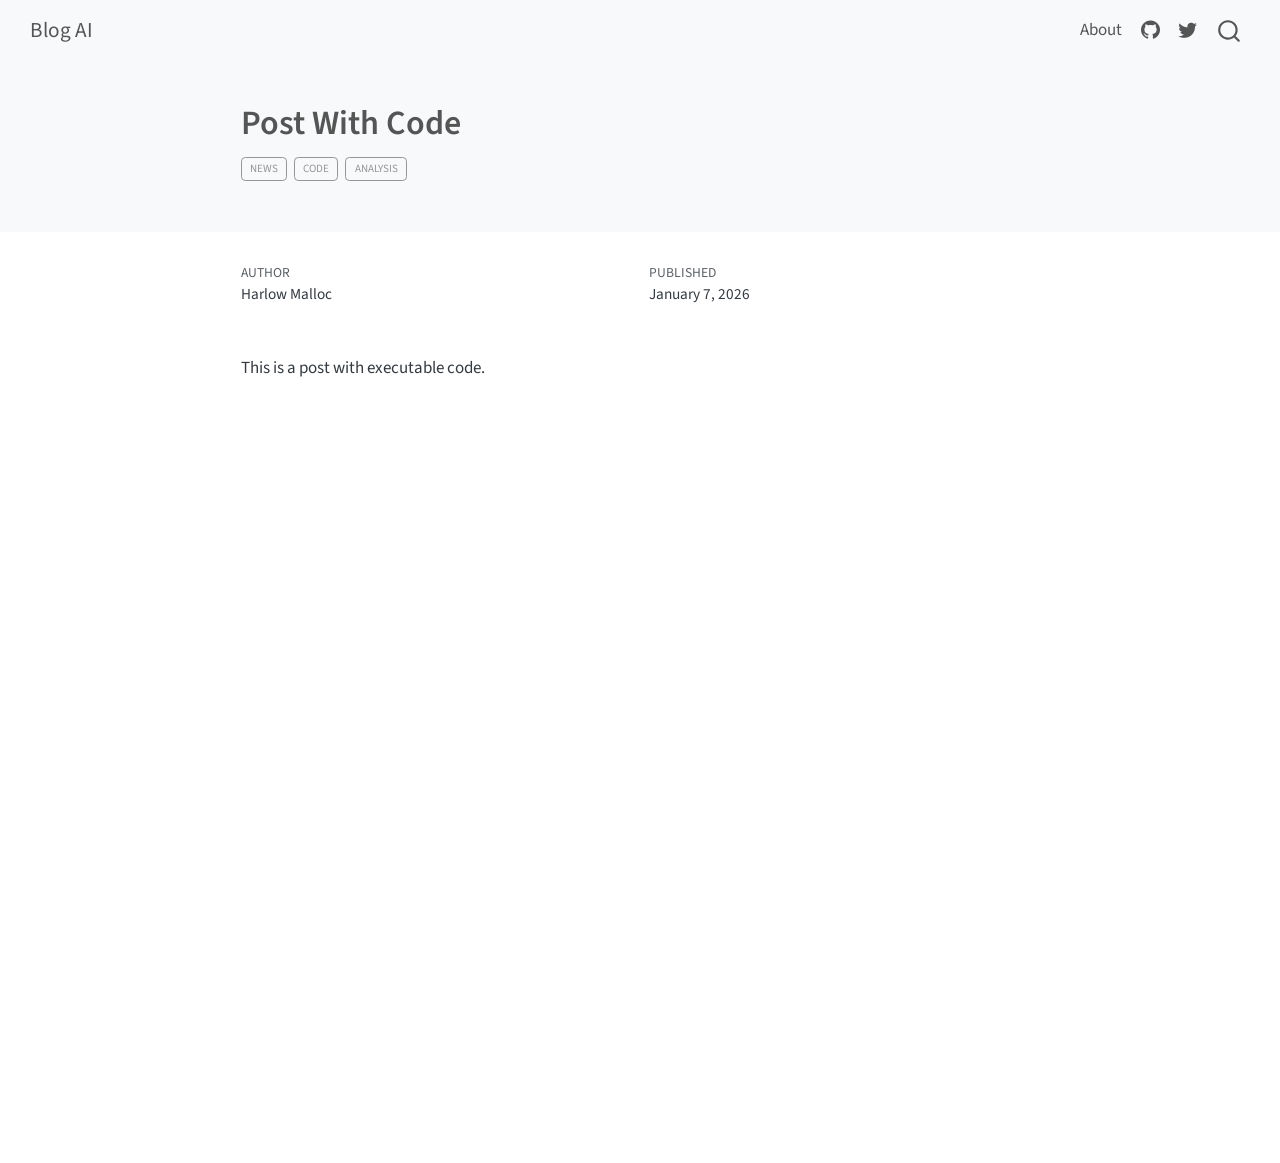
<file: posts/post-with-code/index.html>
<!DOCTYPE html>
<html xmlns="http://www.w3.org/1999/xhtml" lang="en" xml:lang="en"><head>

<meta charset="utf-8">
<meta name="generator" content="quarto-1.8.26">

<meta name="viewport" content="width=device-width, initial-scale=1.0, user-scalable=yes">

<meta name="author" content="Harlow Malloc">
<meta name="dcterms.date" content="2026-01-07">

<title>Post With Code – Blog AI</title>
<style>
code{white-space: pre-wrap;}
span.smallcaps{font-variant: small-caps;}
div.columns{display: flex; gap: min(4vw, 1.5em);}
div.column{flex: auto; overflow-x: auto;}
div.hanging-indent{margin-left: 1.5em; text-indent: -1.5em;}
ul.task-list{list-style: none;}
ul.task-list li input[type="checkbox"] {
  width: 0.8em;
  margin: 0 0.8em 0.2em -1em; /* quarto-specific, see https://github.com/quarto-dev/quarto-cli/issues/4556 */ 
  vertical-align: middle;
}
</style>


<script src="../../site_libs/quarto-nav/quarto-nav.js"></script>
<script src="../../site_libs/quarto-nav/headroom.min.js"></script>
<script src="../../site_libs/clipboard/clipboard.min.js"></script>
<script src="../../site_libs/quarto-search/autocomplete.umd.js"></script>
<script src="../../site_libs/quarto-search/fuse.min.js"></script>
<script src="../../site_libs/quarto-search/quarto-search.js"></script>
<meta name="quarto:offset" content="../../">
<script src="../../site_libs/quarto-html/quarto.js" type="module"></script>
<script src="../../site_libs/quarto-html/tabsets/tabsets.js" type="module"></script>
<script src="../../site_libs/quarto-html/axe/axe-check.js" type="module"></script>
<script src="../../site_libs/quarto-html/popper.min.js"></script>
<script src="../../site_libs/quarto-html/tippy.umd.min.js"></script>
<script src="../../site_libs/quarto-html/anchor.min.js"></script>
<link href="../../site_libs/quarto-html/tippy.css" rel="stylesheet">
<link href="../../site_libs/quarto-html/quarto-syntax-highlighting-587c61ba64f3a5504c4d52d930310e48.css" rel="stylesheet" id="quarto-text-highlighting-styles">
<script src="../../site_libs/bootstrap/bootstrap.min.js"></script>
<link href="../../site_libs/bootstrap/bootstrap-icons.css" rel="stylesheet">
<link href="../../site_libs/bootstrap/bootstrap-07730e18dc27d1bd8caa1c80bf937234.min.css" rel="stylesheet" append-hash="true" id="quarto-bootstrap" data-mode="light">
<script id="quarto-search-options" type="application/json">{
  "location": "navbar",
  "copy-button": false,
  "collapse-after": 3,
  "panel-placement": "end",
  "type": "overlay",
  "limit": 50,
  "keyboard-shortcut": [
    "f",
    "/",
    "s"
  ],
  "show-item-context": false,
  "language": {
    "search-no-results-text": "No results",
    "search-matching-documents-text": "matching documents",
    "search-copy-link-title": "Copy link to search",
    "search-hide-matches-text": "Hide additional matches",
    "search-more-match-text": "more match in this document",
    "search-more-matches-text": "more matches in this document",
    "search-clear-button-title": "Clear",
    "search-text-placeholder": "",
    "search-detached-cancel-button-title": "Cancel",
    "search-submit-button-title": "Submit",
    "search-label": "Search"
  }
}</script>


<link rel="stylesheet" href="../../styles.css">
</head>

<body class="nav-fixed fullcontent quarto-light">

<div id="quarto-search-results"></div>
  <header id="quarto-header" class="headroom fixed-top quarto-banner">
    <nav class="navbar navbar-expand-lg " data-bs-theme="dark">
      <div class="navbar-container container-fluid">
      <div class="navbar-brand-container mx-auto">
    <a class="navbar-brand" href="../../index.html">
    <span class="navbar-title">Blog AI</span>
    </a>
  </div>
            <div id="quarto-search" class="" title="Search"></div>
          <button class="navbar-toggler" type="button" data-bs-toggle="collapse" data-bs-target="#navbarCollapse" aria-controls="navbarCollapse" role="menu" aria-expanded="false" aria-label="Toggle navigation" onclick="if (window.quartoToggleHeadroom) { window.quartoToggleHeadroom(); }">
  <span class="navbar-toggler-icon"></span>
</button>
          <div class="collapse navbar-collapse" id="navbarCollapse">
            <ul class="navbar-nav navbar-nav-scroll ms-auto">
  <li class="nav-item">
    <a class="nav-link" href="../../about.html"> 
<span class="menu-text">About</span></a>
  </li>  
  <li class="nav-item compact">
    <a class="nav-link" href="https://github.com/"> <i class="bi bi-github" role="img">
</i> 
<span class="menu-text"></span></a>
  </li>  
  <li class="nav-item compact">
    <a class="nav-link" href="https://twitter.com"> <i class="bi bi-twitter" role="img">
</i> 
<span class="menu-text"></span></a>
  </li>  
</ul>
          </div> <!-- /navcollapse -->
            <div class="quarto-navbar-tools">
</div>
      </div> <!-- /container-fluid -->
    </nav>
</header>
<!-- content -->
<header id="title-block-header" class="quarto-title-block default page-columns page-full">
  <div class="quarto-title-banner page-columns page-full">
    <div class="quarto-title column-body">
      <h1 class="title">Post With Code</h1>
                                <div class="quarto-categories">
                <div class="quarto-category">news</div>
                <div class="quarto-category">code</div>
                <div class="quarto-category">analysis</div>
              </div>
                  </div>
  </div>
    
  
  <div class="quarto-title-meta">

      <div>
      <div class="quarto-title-meta-heading">Author</div>
      <div class="quarto-title-meta-contents">
               <p>Harlow Malloc </p>
            </div>
    </div>
      
      <div>
      <div class="quarto-title-meta-heading">Published</div>
      <div class="quarto-title-meta-contents">
        <p class="date">January 7, 2026</p>
      </div>
    </div>
    
      
    </div>
    
  
  </header><div id="quarto-content" class="quarto-container page-columns page-rows-contents page-layout-article page-navbar">
<!-- sidebar -->
<!-- margin-sidebar -->
    
<!-- main -->
<main class="content quarto-banner-title-block" id="quarto-document-content">





<p>This is a post with executable code.</p>



</main> <!-- /main -->
<script id="quarto-html-after-body" type="application/javascript">
  window.document.addEventListener("DOMContentLoaded", function (event) {
    const icon = "";
    const anchorJS = new window.AnchorJS();
    anchorJS.options = {
      placement: 'right',
      icon: icon
    };
    anchorJS.add('.anchored');
    const isCodeAnnotation = (el) => {
      for (const clz of el.classList) {
        if (clz.startsWith('code-annotation-')) {                     
          return true;
        }
      }
      return false;
    }
    const onCopySuccess = function(e) {
      // button target
      const button = e.trigger;
      // don't keep focus
      button.blur();
      // flash "checked"
      button.classList.add('code-copy-button-checked');
      var currentTitle = button.getAttribute("title");
      button.setAttribute("title", "Copied!");
      let tooltip;
      if (window.bootstrap) {
        button.setAttribute("data-bs-toggle", "tooltip");
        button.setAttribute("data-bs-placement", "left");
        button.setAttribute("data-bs-title", "Copied!");
        tooltip = new bootstrap.Tooltip(button, 
          { trigger: "manual", 
            customClass: "code-copy-button-tooltip",
            offset: [0, -8]});
        tooltip.show();    
      }
      setTimeout(function() {
        if (tooltip) {
          tooltip.hide();
          button.removeAttribute("data-bs-title");
          button.removeAttribute("data-bs-toggle");
          button.removeAttribute("data-bs-placement");
        }
        button.setAttribute("title", currentTitle);
        button.classList.remove('code-copy-button-checked');
      }, 1000);
      // clear code selection
      e.clearSelection();
    }
    const getTextToCopy = function(trigger) {
      const outerScaffold = trigger.parentElement.cloneNode(true);
      const codeEl = outerScaffold.querySelector('code');
      for (const childEl of codeEl.children) {
        if (isCodeAnnotation(childEl)) {
          childEl.remove();
        }
      }
      return codeEl.innerText;
    }
    const clipboard = new window.ClipboardJS('.code-copy-button:not([data-in-quarto-modal])', {
      text: getTextToCopy
    });
    clipboard.on('success', onCopySuccess);
    if (window.document.getElementById('quarto-embedded-source-code-modal')) {
      const clipboardModal = new window.ClipboardJS('.code-copy-button[data-in-quarto-modal]', {
        text: getTextToCopy,
        container: window.document.getElementById('quarto-embedded-source-code-modal')
      });
      clipboardModal.on('success', onCopySuccess);
    }
      var localhostRegex = new RegExp(/^(?:http|https):\/\/localhost\:?[0-9]*\//);
      var mailtoRegex = new RegExp(/^mailto:/);
        var filterRegex = new RegExp("https:\/\/github\.com\/ohyoulim\/Blog_AI");
      var isInternal = (href) => {
          return filterRegex.test(href) || localhostRegex.test(href) || mailtoRegex.test(href);
      }
      // Inspect non-navigation links and adorn them if external
     var links = window.document.querySelectorAll('a[href]:not(.nav-link):not(.navbar-brand):not(.toc-action):not(.sidebar-link):not(.sidebar-item-toggle):not(.pagination-link):not(.no-external):not([aria-hidden]):not(.dropdown-item):not(.quarto-navigation-tool):not(.about-link)');
      for (var i=0; i<links.length; i++) {
        const link = links[i];
        if (!isInternal(link.href)) {
          // undo the damage that might have been done by quarto-nav.js in the case of
          // links that we want to consider external
          if (link.dataset.originalHref !== undefined) {
            link.href = link.dataset.originalHref;
          }
        }
      }
    function tippyHover(el, contentFn, onTriggerFn, onUntriggerFn) {
      const config = {
        allowHTML: true,
        maxWidth: 500,
        delay: 100,
        arrow: false,
        appendTo: function(el) {
            return el.parentElement;
        },
        interactive: true,
        interactiveBorder: 10,
        theme: 'quarto',
        placement: 'bottom-start',
      };
      if (contentFn) {
        config.content = contentFn;
      }
      if (onTriggerFn) {
        config.onTrigger = onTriggerFn;
      }
      if (onUntriggerFn) {
        config.onUntrigger = onUntriggerFn;
      }
      window.tippy(el, config); 
    }
    const noterefs = window.document.querySelectorAll('a[role="doc-noteref"]');
    for (var i=0; i<noterefs.length; i++) {
      const ref = noterefs[i];
      tippyHover(ref, function() {
        // use id or data attribute instead here
        let href = ref.getAttribute('data-footnote-href') || ref.getAttribute('href');
        try { href = new URL(href).hash; } catch {}
        const id = href.replace(/^#\/?/, "");
        const note = window.document.getElementById(id);
        if (note) {
          return note.innerHTML;
        } else {
          return "";
        }
      });
    }
    const xrefs = window.document.querySelectorAll('a.quarto-xref');
    const processXRef = (id, note) => {
      // Strip column container classes
      const stripColumnClz = (el) => {
        el.classList.remove("page-full", "page-columns");
        if (el.children) {
          for (const child of el.children) {
            stripColumnClz(child);
          }
        }
      }
      stripColumnClz(note)
      if (id === null || id.startsWith('sec-')) {
        // Special case sections, only their first couple elements
        const container = document.createElement("div");
        if (note.children && note.children.length > 2) {
          container.appendChild(note.children[0].cloneNode(true));
          for (let i = 1; i < note.children.length; i++) {
            const child = note.children[i];
            if (child.tagName === "P" && child.innerText === "") {
              continue;
            } else {
              container.appendChild(child.cloneNode(true));
              break;
            }
          }
          if (window.Quarto?.typesetMath) {
            window.Quarto.typesetMath(container);
          }
          return container.innerHTML
        } else {
          if (window.Quarto?.typesetMath) {
            window.Quarto.typesetMath(note);
          }
          return note.innerHTML;
        }
      } else {
        // Remove any anchor links if they are present
        const anchorLink = note.querySelector('a.anchorjs-link');
        if (anchorLink) {
          anchorLink.remove();
        }
        if (window.Quarto?.typesetMath) {
          window.Quarto.typesetMath(note);
        }
        if (note.classList.contains("callout")) {
          return note.outerHTML;
        } else {
          return note.innerHTML;
        }
      }
    }
    for (var i=0; i<xrefs.length; i++) {
      const xref = xrefs[i];
      tippyHover(xref, undefined, function(instance) {
        instance.disable();
        let url = xref.getAttribute('href');
        let hash = undefined; 
        if (url.startsWith('#')) {
          hash = url;
        } else {
          try { hash = new URL(url).hash; } catch {}
        }
        if (hash) {
          const id = hash.replace(/^#\/?/, "");
          const note = window.document.getElementById(id);
          if (note !== null) {
            try {
              const html = processXRef(id, note.cloneNode(true));
              instance.setContent(html);
            } finally {
              instance.enable();
              instance.show();
            }
          } else {
            // See if we can fetch this
            fetch(url.split('#')[0])
            .then(res => res.text())
            .then(html => {
              const parser = new DOMParser();
              const htmlDoc = parser.parseFromString(html, "text/html");
              const note = htmlDoc.getElementById(id);
              if (note !== null) {
                const html = processXRef(id, note);
                instance.setContent(html);
              } 
            }).finally(() => {
              instance.enable();
              instance.show();
            });
          }
        } else {
          // See if we can fetch a full url (with no hash to target)
          // This is a special case and we should probably do some content thinning / targeting
          fetch(url)
          .then(res => res.text())
          .then(html => {
            const parser = new DOMParser();
            const htmlDoc = parser.parseFromString(html, "text/html");
            const note = htmlDoc.querySelector('main.content');
            if (note !== null) {
              // This should only happen for chapter cross references
              // (since there is no id in the URL)
              // remove the first header
              if (note.children.length > 0 && note.children[0].tagName === "HEADER") {
                note.children[0].remove();
              }
              const html = processXRef(null, note);
              instance.setContent(html);
            } 
          }).finally(() => {
            instance.enable();
            instance.show();
          });
        }
      }, function(instance) {
      });
    }
        let selectedAnnoteEl;
        const selectorForAnnotation = ( cell, annotation) => {
          let cellAttr = 'data-code-cell="' + cell + '"';
          let lineAttr = 'data-code-annotation="' +  annotation + '"';
          const selector = 'span[' + cellAttr + '][' + lineAttr + ']';
          return selector;
        }
        const selectCodeLines = (annoteEl) => {
          const doc = window.document;
          const targetCell = annoteEl.getAttribute("data-target-cell");
          const targetAnnotation = annoteEl.getAttribute("data-target-annotation");
          const annoteSpan = window.document.querySelector(selectorForAnnotation(targetCell, targetAnnotation));
          const lines = annoteSpan.getAttribute("data-code-lines").split(",");
          const lineIds = lines.map((line) => {
            return targetCell + "-" + line;
          })
          let top = null;
          let height = null;
          let parent = null;
          if (lineIds.length > 0) {
              //compute the position of the single el (top and bottom and make a div)
              const el = window.document.getElementById(lineIds[0]);
              top = el.offsetTop;
              height = el.offsetHeight;
              parent = el.parentElement.parentElement;
            if (lineIds.length > 1) {
              const lastEl = window.document.getElementById(lineIds[lineIds.length - 1]);
              const bottom = lastEl.offsetTop + lastEl.offsetHeight;
              height = bottom - top;
            }
            if (top !== null && height !== null && parent !== null) {
              // cook up a div (if necessary) and position it 
              let div = window.document.getElementById("code-annotation-line-highlight");
              if (div === null) {
                div = window.document.createElement("div");
                div.setAttribute("id", "code-annotation-line-highlight");
                div.style.position = 'absolute';
                parent.appendChild(div);
              }
              div.style.top = top - 2 + "px";
              div.style.height = height + 4 + "px";
              div.style.left = 0;
              let gutterDiv = window.document.getElementById("code-annotation-line-highlight-gutter");
              if (gutterDiv === null) {
                gutterDiv = window.document.createElement("div");
                gutterDiv.setAttribute("id", "code-annotation-line-highlight-gutter");
                gutterDiv.style.position = 'absolute';
                const codeCell = window.document.getElementById(targetCell);
                const gutter = codeCell.querySelector('.code-annotation-gutter');
                gutter.appendChild(gutterDiv);
              }
              gutterDiv.style.top = top - 2 + "px";
              gutterDiv.style.height = height + 4 + "px";
            }
            selectedAnnoteEl = annoteEl;
          }
        };
        const unselectCodeLines = () => {
          const elementsIds = ["code-annotation-line-highlight", "code-annotation-line-highlight-gutter"];
          elementsIds.forEach((elId) => {
            const div = window.document.getElementById(elId);
            if (div) {
              div.remove();
            }
          });
          selectedAnnoteEl = undefined;
        };
          // Handle positioning of the toggle
      window.addEventListener(
        "resize",
        throttle(() => {
          elRect = undefined;
          if (selectedAnnoteEl) {
            selectCodeLines(selectedAnnoteEl);
          }
        }, 10)
      );
      function throttle(fn, ms) {
      let throttle = false;
      let timer;
        return (...args) => {
          if(!throttle) { // first call gets through
              fn.apply(this, args);
              throttle = true;
          } else { // all the others get throttled
              if(timer) clearTimeout(timer); // cancel #2
              timer = setTimeout(() => {
                fn.apply(this, args);
                timer = throttle = false;
              }, ms);
          }
        };
      }
        // Attach click handler to the DT
        const annoteDls = window.document.querySelectorAll('dt[data-target-cell]');
        for (const annoteDlNode of annoteDls) {
          annoteDlNode.addEventListener('click', (event) => {
            const clickedEl = event.target;
            if (clickedEl !== selectedAnnoteEl) {
              unselectCodeLines();
              const activeEl = window.document.querySelector('dt[data-target-cell].code-annotation-active');
              if (activeEl) {
                activeEl.classList.remove('code-annotation-active');
              }
              selectCodeLines(clickedEl);
              clickedEl.classList.add('code-annotation-active');
            } else {
              // Unselect the line
              unselectCodeLines();
              clickedEl.classList.remove('code-annotation-active');
            }
          });
        }
    const findCites = (el) => {
      const parentEl = el.parentElement;
      if (parentEl) {
        const cites = parentEl.dataset.cites;
        if (cites) {
          return {
            el,
            cites: cites.split(' ')
          };
        } else {
          return findCites(el.parentElement)
        }
      } else {
        return undefined;
      }
    };
    var bibliorefs = window.document.querySelectorAll('a[role="doc-biblioref"]');
    for (var i=0; i<bibliorefs.length; i++) {
      const ref = bibliorefs[i];
      const citeInfo = findCites(ref);
      if (citeInfo) {
        tippyHover(citeInfo.el, function() {
          var popup = window.document.createElement('div');
          citeInfo.cites.forEach(function(cite) {
            var citeDiv = window.document.createElement('div');
            citeDiv.classList.add('hanging-indent');
            citeDiv.classList.add('csl-entry');
            var biblioDiv = window.document.getElementById('ref-' + cite);
            if (biblioDiv) {
              citeDiv.innerHTML = biblioDiv.innerHTML;
            }
            popup.appendChild(citeDiv);
          });
          return popup.innerHTML;
        });
      }
    }
  });
  </script>
</div> <!-- /content -->




</body></html>
</file>
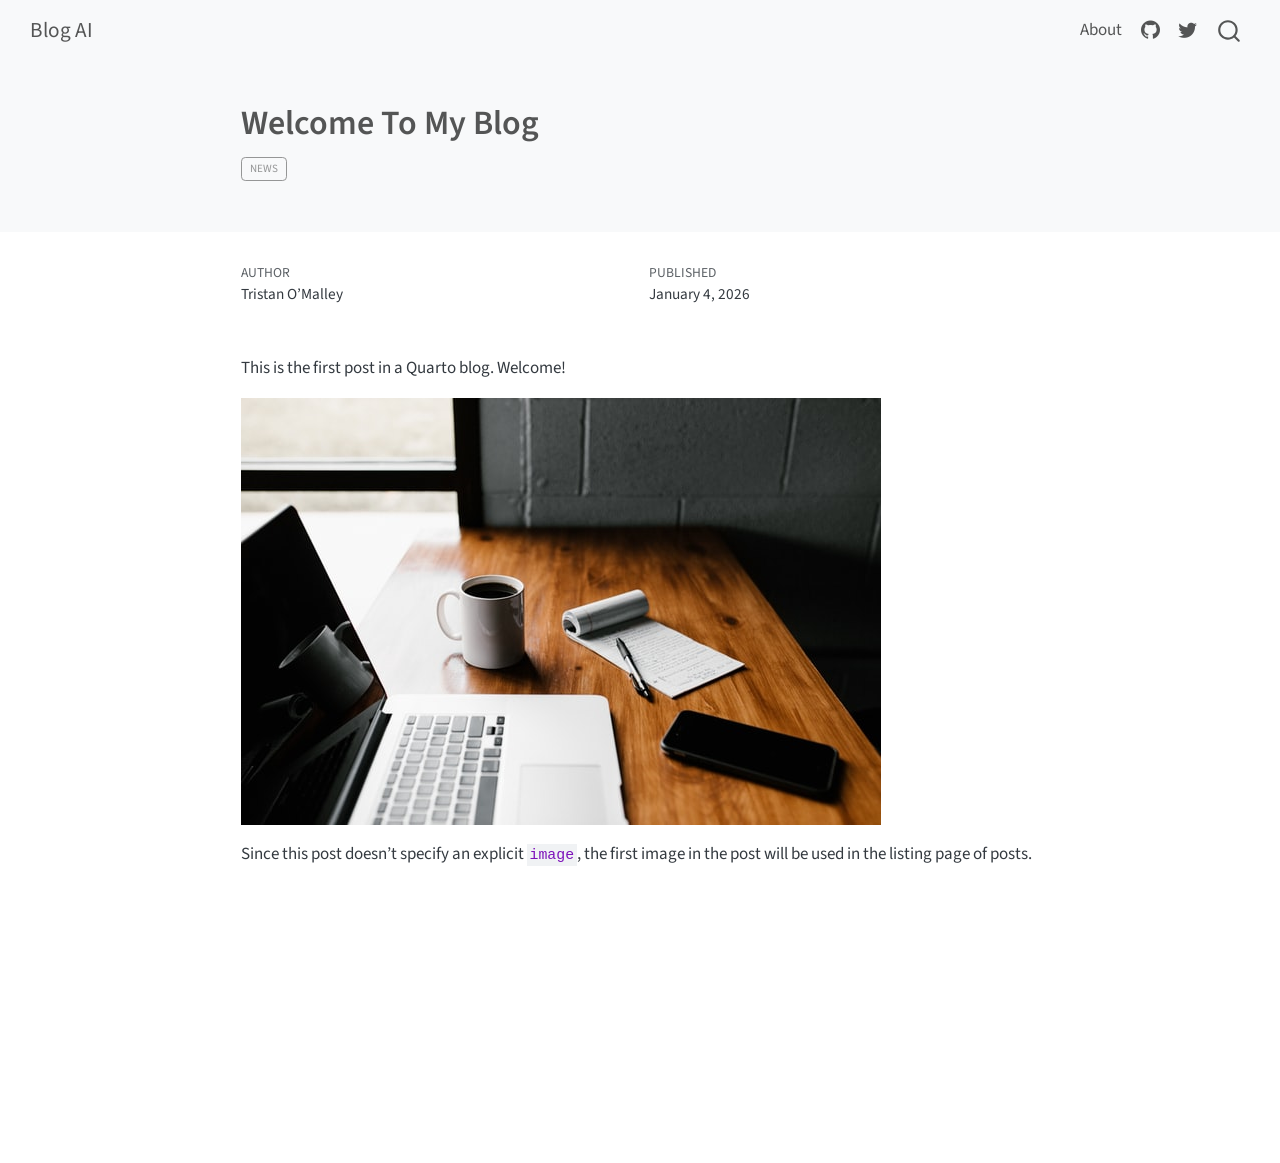
<file: posts/welcome/index.html>
<!DOCTYPE html>
<html xmlns="http://www.w3.org/1999/xhtml" lang="en" xml:lang="en"><head>

<meta charset="utf-8">
<meta name="generator" content="quarto-1.8.26">

<meta name="viewport" content="width=device-width, initial-scale=1.0, user-scalable=yes">

<meta name="author" content="Tristan O’Malley">
<meta name="dcterms.date" content="2026-01-04">

<title>Welcome To My Blog – Blog AI</title>
<style>
code{white-space: pre-wrap;}
span.smallcaps{font-variant: small-caps;}
div.columns{display: flex; gap: min(4vw, 1.5em);}
div.column{flex: auto; overflow-x: auto;}
div.hanging-indent{margin-left: 1.5em; text-indent: -1.5em;}
ul.task-list{list-style: none;}
ul.task-list li input[type="checkbox"] {
  width: 0.8em;
  margin: 0 0.8em 0.2em -1em; /* quarto-specific, see https://github.com/quarto-dev/quarto-cli/issues/4556 */ 
  vertical-align: middle;
}
</style>


<script src="../../site_libs/quarto-nav/quarto-nav.js"></script>
<script src="../../site_libs/quarto-nav/headroom.min.js"></script>
<script src="../../site_libs/clipboard/clipboard.min.js"></script>
<script src="../../site_libs/quarto-search/autocomplete.umd.js"></script>
<script src="../../site_libs/quarto-search/fuse.min.js"></script>
<script src="../../site_libs/quarto-search/quarto-search.js"></script>
<meta name="quarto:offset" content="../../">
<script src="../../site_libs/quarto-html/quarto.js" type="module"></script>
<script src="../../site_libs/quarto-html/tabsets/tabsets.js" type="module"></script>
<script src="../../site_libs/quarto-html/axe/axe-check.js" type="module"></script>
<script src="../../site_libs/quarto-html/popper.min.js"></script>
<script src="../../site_libs/quarto-html/tippy.umd.min.js"></script>
<script src="../../site_libs/quarto-html/anchor.min.js"></script>
<link href="../../site_libs/quarto-html/tippy.css" rel="stylesheet">
<link href="../../site_libs/quarto-html/quarto-syntax-highlighting-587c61ba64f3a5504c4d52d930310e48.css" rel="stylesheet" id="quarto-text-highlighting-styles">
<script src="../../site_libs/bootstrap/bootstrap.min.js"></script>
<link href="../../site_libs/bootstrap/bootstrap-icons.css" rel="stylesheet">
<link href="../../site_libs/bootstrap/bootstrap-07730e18dc27d1bd8caa1c80bf937234.min.css" rel="stylesheet" append-hash="true" id="quarto-bootstrap" data-mode="light">
<script id="quarto-search-options" type="application/json">{
  "location": "navbar",
  "copy-button": false,
  "collapse-after": 3,
  "panel-placement": "end",
  "type": "overlay",
  "limit": 50,
  "keyboard-shortcut": [
    "f",
    "/",
    "s"
  ],
  "show-item-context": false,
  "language": {
    "search-no-results-text": "No results",
    "search-matching-documents-text": "matching documents",
    "search-copy-link-title": "Copy link to search",
    "search-hide-matches-text": "Hide additional matches",
    "search-more-match-text": "more match in this document",
    "search-more-matches-text": "more matches in this document",
    "search-clear-button-title": "Clear",
    "search-text-placeholder": "",
    "search-detached-cancel-button-title": "Cancel",
    "search-submit-button-title": "Submit",
    "search-label": "Search"
  }
}</script>


<link rel="stylesheet" href="../../styles.css">
</head>

<body class="nav-fixed fullcontent quarto-light">

<div id="quarto-search-results"></div>
  <header id="quarto-header" class="headroom fixed-top quarto-banner">
    <nav class="navbar navbar-expand-lg " data-bs-theme="dark">
      <div class="navbar-container container-fluid">
      <div class="navbar-brand-container mx-auto">
    <a class="navbar-brand" href="../../index.html">
    <span class="navbar-title">Blog AI</span>
    </a>
  </div>
            <div id="quarto-search" class="" title="Search"></div>
          <button class="navbar-toggler" type="button" data-bs-toggle="collapse" data-bs-target="#navbarCollapse" aria-controls="navbarCollapse" role="menu" aria-expanded="false" aria-label="Toggle navigation" onclick="if (window.quartoToggleHeadroom) { window.quartoToggleHeadroom(); }">
  <span class="navbar-toggler-icon"></span>
</button>
          <div class="collapse navbar-collapse" id="navbarCollapse">
            <ul class="navbar-nav navbar-nav-scroll ms-auto">
  <li class="nav-item">
    <a class="nav-link" href="../../about.html"> 
<span class="menu-text">About</span></a>
  </li>  
  <li class="nav-item compact">
    <a class="nav-link" href="https://github.com/"> <i class="bi bi-github" role="img">
</i> 
<span class="menu-text"></span></a>
  </li>  
  <li class="nav-item compact">
    <a class="nav-link" href="https://twitter.com"> <i class="bi bi-twitter" role="img">
</i> 
<span class="menu-text"></span></a>
  </li>  
</ul>
          </div> <!-- /navcollapse -->
            <div class="quarto-navbar-tools">
</div>
      </div> <!-- /container-fluid -->
    </nav>
</header>
<!-- content -->
<header id="title-block-header" class="quarto-title-block default page-columns page-full">
  <div class="quarto-title-banner page-columns page-full">
    <div class="quarto-title column-body">
      <h1 class="title">Welcome To My Blog</h1>
                                <div class="quarto-categories">
                <div class="quarto-category">news</div>
              </div>
                  </div>
  </div>
    
  
  <div class="quarto-title-meta">

      <div>
      <div class="quarto-title-meta-heading">Author</div>
      <div class="quarto-title-meta-contents">
               <p>Tristan O’Malley </p>
            </div>
    </div>
      
      <div>
      <div class="quarto-title-meta-heading">Published</div>
      <div class="quarto-title-meta-contents">
        <p class="date">January 4, 2026</p>
      </div>
    </div>
    
      
    </div>
    
  
  </header><div id="quarto-content" class="quarto-container page-columns page-rows-contents page-layout-article page-navbar">
<!-- sidebar -->
<!-- margin-sidebar -->
    
<!-- main -->
<main class="content quarto-banner-title-block" id="quarto-document-content">





<p>This is the first post in a Quarto blog. Welcome!</p>
<p><img src="thumbnail.jpg" class="img-fluid"></p>
<p>Since this post doesn’t specify an explicit <code>image</code>, the first image in the post will be used in the listing page of posts.</p>



</main> <!-- /main -->
<script id="quarto-html-after-body" type="application/javascript">
  window.document.addEventListener("DOMContentLoaded", function (event) {
    const icon = "";
    const anchorJS = new window.AnchorJS();
    anchorJS.options = {
      placement: 'right',
      icon: icon
    };
    anchorJS.add('.anchored');
    const isCodeAnnotation = (el) => {
      for (const clz of el.classList) {
        if (clz.startsWith('code-annotation-')) {                     
          return true;
        }
      }
      return false;
    }
    const onCopySuccess = function(e) {
      // button target
      const button = e.trigger;
      // don't keep focus
      button.blur();
      // flash "checked"
      button.classList.add('code-copy-button-checked');
      var currentTitle = button.getAttribute("title");
      button.setAttribute("title", "Copied!");
      let tooltip;
      if (window.bootstrap) {
        button.setAttribute("data-bs-toggle", "tooltip");
        button.setAttribute("data-bs-placement", "left");
        button.setAttribute("data-bs-title", "Copied!");
        tooltip = new bootstrap.Tooltip(button, 
          { trigger: "manual", 
            customClass: "code-copy-button-tooltip",
            offset: [0, -8]});
        tooltip.show();    
      }
      setTimeout(function() {
        if (tooltip) {
          tooltip.hide();
          button.removeAttribute("data-bs-title");
          button.removeAttribute("data-bs-toggle");
          button.removeAttribute("data-bs-placement");
        }
        button.setAttribute("title", currentTitle);
        button.classList.remove('code-copy-button-checked');
      }, 1000);
      // clear code selection
      e.clearSelection();
    }
    const getTextToCopy = function(trigger) {
      const outerScaffold = trigger.parentElement.cloneNode(true);
      const codeEl = outerScaffold.querySelector('code');
      for (const childEl of codeEl.children) {
        if (isCodeAnnotation(childEl)) {
          childEl.remove();
        }
      }
      return codeEl.innerText;
    }
    const clipboard = new window.ClipboardJS('.code-copy-button:not([data-in-quarto-modal])', {
      text: getTextToCopy
    });
    clipboard.on('success', onCopySuccess);
    if (window.document.getElementById('quarto-embedded-source-code-modal')) {
      const clipboardModal = new window.ClipboardJS('.code-copy-button[data-in-quarto-modal]', {
        text: getTextToCopy,
        container: window.document.getElementById('quarto-embedded-source-code-modal')
      });
      clipboardModal.on('success', onCopySuccess);
    }
      var localhostRegex = new RegExp(/^(?:http|https):\/\/localhost\:?[0-9]*\//);
      var mailtoRegex = new RegExp(/^mailto:/);
        var filterRegex = new RegExp("https:\/\/github\.com\/ohyoulim\/Blog_AI");
      var isInternal = (href) => {
          return filterRegex.test(href) || localhostRegex.test(href) || mailtoRegex.test(href);
      }
      // Inspect non-navigation links and adorn them if external
     var links = window.document.querySelectorAll('a[href]:not(.nav-link):not(.navbar-brand):not(.toc-action):not(.sidebar-link):not(.sidebar-item-toggle):not(.pagination-link):not(.no-external):not([aria-hidden]):not(.dropdown-item):not(.quarto-navigation-tool):not(.about-link)');
      for (var i=0; i<links.length; i++) {
        const link = links[i];
        if (!isInternal(link.href)) {
          // undo the damage that might have been done by quarto-nav.js in the case of
          // links that we want to consider external
          if (link.dataset.originalHref !== undefined) {
            link.href = link.dataset.originalHref;
          }
        }
      }
    function tippyHover(el, contentFn, onTriggerFn, onUntriggerFn) {
      const config = {
        allowHTML: true,
        maxWidth: 500,
        delay: 100,
        arrow: false,
        appendTo: function(el) {
            return el.parentElement;
        },
        interactive: true,
        interactiveBorder: 10,
        theme: 'quarto',
        placement: 'bottom-start',
      };
      if (contentFn) {
        config.content = contentFn;
      }
      if (onTriggerFn) {
        config.onTrigger = onTriggerFn;
      }
      if (onUntriggerFn) {
        config.onUntrigger = onUntriggerFn;
      }
      window.tippy(el, config); 
    }
    const noterefs = window.document.querySelectorAll('a[role="doc-noteref"]');
    for (var i=0; i<noterefs.length; i++) {
      const ref = noterefs[i];
      tippyHover(ref, function() {
        // use id or data attribute instead here
        let href = ref.getAttribute('data-footnote-href') || ref.getAttribute('href');
        try { href = new URL(href).hash; } catch {}
        const id = href.replace(/^#\/?/, "");
        const note = window.document.getElementById(id);
        if (note) {
          return note.innerHTML;
        } else {
          return "";
        }
      });
    }
    const xrefs = window.document.querySelectorAll('a.quarto-xref');
    const processXRef = (id, note) => {
      // Strip column container classes
      const stripColumnClz = (el) => {
        el.classList.remove("page-full", "page-columns");
        if (el.children) {
          for (const child of el.children) {
            stripColumnClz(child);
          }
        }
      }
      stripColumnClz(note)
      if (id === null || id.startsWith('sec-')) {
        // Special case sections, only their first couple elements
        const container = document.createElement("div");
        if (note.children && note.children.length > 2) {
          container.appendChild(note.children[0].cloneNode(true));
          for (let i = 1; i < note.children.length; i++) {
            const child = note.children[i];
            if (child.tagName === "P" && child.innerText === "") {
              continue;
            } else {
              container.appendChild(child.cloneNode(true));
              break;
            }
          }
          if (window.Quarto?.typesetMath) {
            window.Quarto.typesetMath(container);
          }
          return container.innerHTML
        } else {
          if (window.Quarto?.typesetMath) {
            window.Quarto.typesetMath(note);
          }
          return note.innerHTML;
        }
      } else {
        // Remove any anchor links if they are present
        const anchorLink = note.querySelector('a.anchorjs-link');
        if (anchorLink) {
          anchorLink.remove();
        }
        if (window.Quarto?.typesetMath) {
          window.Quarto.typesetMath(note);
        }
        if (note.classList.contains("callout")) {
          return note.outerHTML;
        } else {
          return note.innerHTML;
        }
      }
    }
    for (var i=0; i<xrefs.length; i++) {
      const xref = xrefs[i];
      tippyHover(xref, undefined, function(instance) {
        instance.disable();
        let url = xref.getAttribute('href');
        let hash = undefined; 
        if (url.startsWith('#')) {
          hash = url;
        } else {
          try { hash = new URL(url).hash; } catch {}
        }
        if (hash) {
          const id = hash.replace(/^#\/?/, "");
          const note = window.document.getElementById(id);
          if (note !== null) {
            try {
              const html = processXRef(id, note.cloneNode(true));
              instance.setContent(html);
            } finally {
              instance.enable();
              instance.show();
            }
          } else {
            // See if we can fetch this
            fetch(url.split('#')[0])
            .then(res => res.text())
            .then(html => {
              const parser = new DOMParser();
              const htmlDoc = parser.parseFromString(html, "text/html");
              const note = htmlDoc.getElementById(id);
              if (note !== null) {
                const html = processXRef(id, note);
                instance.setContent(html);
              } 
            }).finally(() => {
              instance.enable();
              instance.show();
            });
          }
        } else {
          // See if we can fetch a full url (with no hash to target)
          // This is a special case and we should probably do some content thinning / targeting
          fetch(url)
          .then(res => res.text())
          .then(html => {
            const parser = new DOMParser();
            const htmlDoc = parser.parseFromString(html, "text/html");
            const note = htmlDoc.querySelector('main.content');
            if (note !== null) {
              // This should only happen for chapter cross references
              // (since there is no id in the URL)
              // remove the first header
              if (note.children.length > 0 && note.children[0].tagName === "HEADER") {
                note.children[0].remove();
              }
              const html = processXRef(null, note);
              instance.setContent(html);
            } 
          }).finally(() => {
            instance.enable();
            instance.show();
          });
        }
      }, function(instance) {
      });
    }
        let selectedAnnoteEl;
        const selectorForAnnotation = ( cell, annotation) => {
          let cellAttr = 'data-code-cell="' + cell + '"';
          let lineAttr = 'data-code-annotation="' +  annotation + '"';
          const selector = 'span[' + cellAttr + '][' + lineAttr + ']';
          return selector;
        }
        const selectCodeLines = (annoteEl) => {
          const doc = window.document;
          const targetCell = annoteEl.getAttribute("data-target-cell");
          const targetAnnotation = annoteEl.getAttribute("data-target-annotation");
          const annoteSpan = window.document.querySelector(selectorForAnnotation(targetCell, targetAnnotation));
          const lines = annoteSpan.getAttribute("data-code-lines").split(",");
          const lineIds = lines.map((line) => {
            return targetCell + "-" + line;
          })
          let top = null;
          let height = null;
          let parent = null;
          if (lineIds.length > 0) {
              //compute the position of the single el (top and bottom and make a div)
              const el = window.document.getElementById(lineIds[0]);
              top = el.offsetTop;
              height = el.offsetHeight;
              parent = el.parentElement.parentElement;
            if (lineIds.length > 1) {
              const lastEl = window.document.getElementById(lineIds[lineIds.length - 1]);
              const bottom = lastEl.offsetTop + lastEl.offsetHeight;
              height = bottom - top;
            }
            if (top !== null && height !== null && parent !== null) {
              // cook up a div (if necessary) and position it 
              let div = window.document.getElementById("code-annotation-line-highlight");
              if (div === null) {
                div = window.document.createElement("div");
                div.setAttribute("id", "code-annotation-line-highlight");
                div.style.position = 'absolute';
                parent.appendChild(div);
              }
              div.style.top = top - 2 + "px";
              div.style.height = height + 4 + "px";
              div.style.left = 0;
              let gutterDiv = window.document.getElementById("code-annotation-line-highlight-gutter");
              if (gutterDiv === null) {
                gutterDiv = window.document.createElement("div");
                gutterDiv.setAttribute("id", "code-annotation-line-highlight-gutter");
                gutterDiv.style.position = 'absolute';
                const codeCell = window.document.getElementById(targetCell);
                const gutter = codeCell.querySelector('.code-annotation-gutter');
                gutter.appendChild(gutterDiv);
              }
              gutterDiv.style.top = top - 2 + "px";
              gutterDiv.style.height = height + 4 + "px";
            }
            selectedAnnoteEl = annoteEl;
          }
        };
        const unselectCodeLines = () => {
          const elementsIds = ["code-annotation-line-highlight", "code-annotation-line-highlight-gutter"];
          elementsIds.forEach((elId) => {
            const div = window.document.getElementById(elId);
            if (div) {
              div.remove();
            }
          });
          selectedAnnoteEl = undefined;
        };
          // Handle positioning of the toggle
      window.addEventListener(
        "resize",
        throttle(() => {
          elRect = undefined;
          if (selectedAnnoteEl) {
            selectCodeLines(selectedAnnoteEl);
          }
        }, 10)
      );
      function throttle(fn, ms) {
      let throttle = false;
      let timer;
        return (...args) => {
          if(!throttle) { // first call gets through
              fn.apply(this, args);
              throttle = true;
          } else { // all the others get throttled
              if(timer) clearTimeout(timer); // cancel #2
              timer = setTimeout(() => {
                fn.apply(this, args);
                timer = throttle = false;
              }, ms);
          }
        };
      }
        // Attach click handler to the DT
        const annoteDls = window.document.querySelectorAll('dt[data-target-cell]');
        for (const annoteDlNode of annoteDls) {
          annoteDlNode.addEventListener('click', (event) => {
            const clickedEl = event.target;
            if (clickedEl !== selectedAnnoteEl) {
              unselectCodeLines();
              const activeEl = window.document.querySelector('dt[data-target-cell].code-annotation-active');
              if (activeEl) {
                activeEl.classList.remove('code-annotation-active');
              }
              selectCodeLines(clickedEl);
              clickedEl.classList.add('code-annotation-active');
            } else {
              // Unselect the line
              unselectCodeLines();
              clickedEl.classList.remove('code-annotation-active');
            }
          });
        }
    const findCites = (el) => {
      const parentEl = el.parentElement;
      if (parentEl) {
        const cites = parentEl.dataset.cites;
        if (cites) {
          return {
            el,
            cites: cites.split(' ')
          };
        } else {
          return findCites(el.parentElement)
        }
      } else {
        return undefined;
      }
    };
    var bibliorefs = window.document.querySelectorAll('a[role="doc-biblioref"]');
    for (var i=0; i<bibliorefs.length; i++) {
      const ref = bibliorefs[i];
      const citeInfo = findCites(ref);
      if (citeInfo) {
        tippyHover(citeInfo.el, function() {
          var popup = window.document.createElement('div');
          citeInfo.cites.forEach(function(cite) {
            var citeDiv = window.document.createElement('div');
            citeDiv.classList.add('hanging-indent');
            citeDiv.classList.add('csl-entry');
            var biblioDiv = window.document.getElementById('ref-' + cite);
            if (biblioDiv) {
              citeDiv.innerHTML = biblioDiv.innerHTML;
            }
            popup.appendChild(citeDiv);
          });
          return popup.innerHTML;
        });
      }
    }
  });
  </script>
</div> <!-- /content -->




</body></html>
</file>
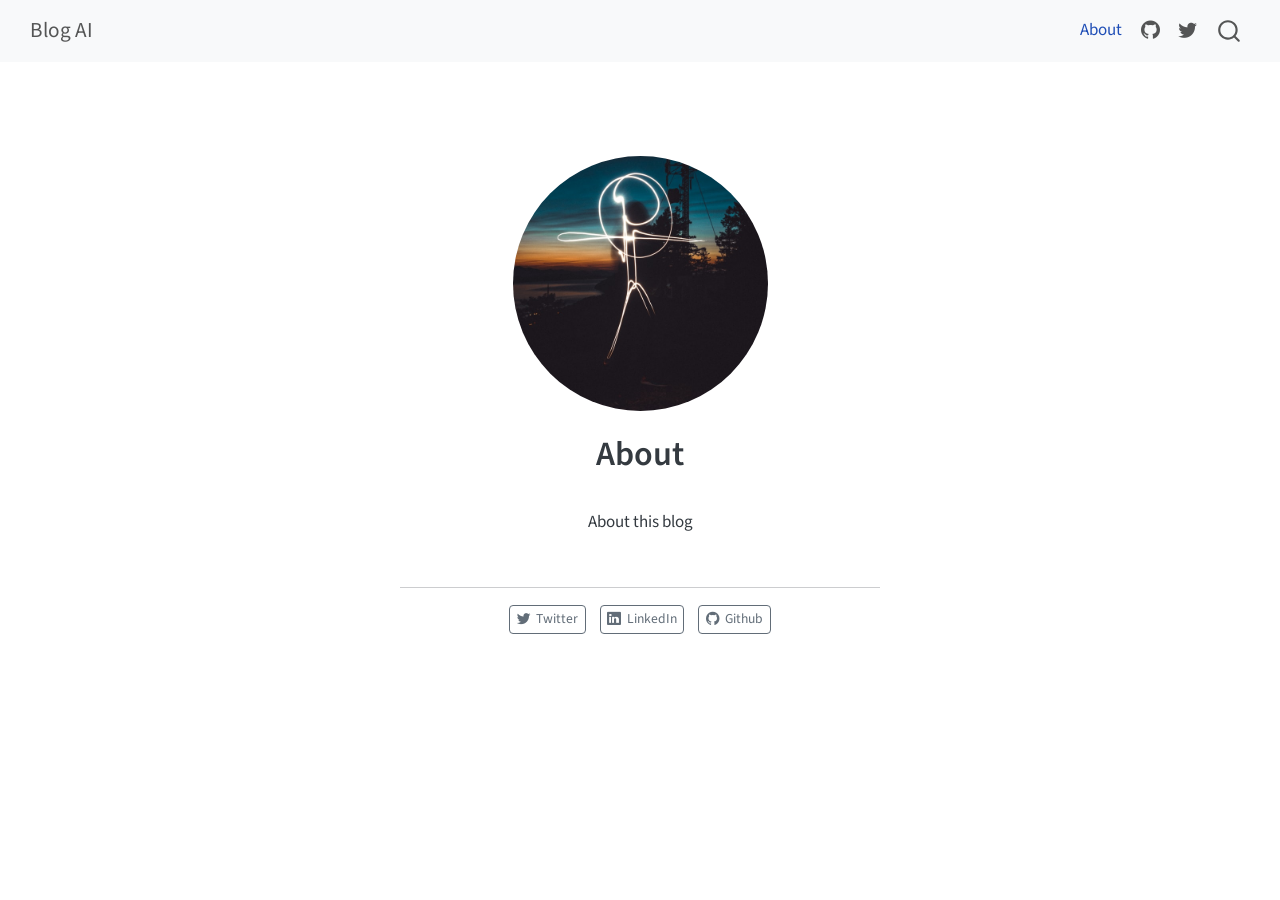
<file: about.html>
<!DOCTYPE html>
<html xmlns="http://www.w3.org/1999/xhtml" lang="en" xml:lang="en"><head>

<meta charset="utf-8">
<meta name="generator" content="quarto-1.8.26">

<meta name="viewport" content="width=device-width, initial-scale=1.0, user-scalable=yes">


<title>About – Blog AI</title>
<style>
code{white-space: pre-wrap;}
span.smallcaps{font-variant: small-caps;}
div.columns{display: flex; gap: min(4vw, 1.5em);}
div.column{flex: auto; overflow-x: auto;}
div.hanging-indent{margin-left: 1.5em; text-indent: -1.5em;}
ul.task-list{list-style: none;}
ul.task-list li input[type="checkbox"] {
  width: 0.8em;
  margin: 0 0.8em 0.2em -1em; /* quarto-specific, see https://github.com/quarto-dev/quarto-cli/issues/4556 */ 
  vertical-align: middle;
}
</style>


<script src="site_libs/quarto-nav/quarto-nav.js"></script>
<script src="site_libs/quarto-nav/headroom.min.js"></script>
<script src="site_libs/clipboard/clipboard.min.js"></script>
<script src="site_libs/quarto-search/autocomplete.umd.js"></script>
<script src="site_libs/quarto-search/fuse.min.js"></script>
<script src="site_libs/quarto-search/quarto-search.js"></script>
<meta name="quarto:offset" content="./">
<script src="site_libs/quarto-html/quarto.js" type="module"></script>
<script src="site_libs/quarto-html/tabsets/tabsets.js" type="module"></script>
<script src="site_libs/quarto-html/axe/axe-check.js" type="module"></script>
<script src="site_libs/quarto-html/popper.min.js"></script>
<script src="site_libs/quarto-html/tippy.umd.min.js"></script>
<link href="site_libs/quarto-html/tippy.css" rel="stylesheet">
<link href="site_libs/quarto-html/quarto-syntax-highlighting-587c61ba64f3a5504c4d52d930310e48.css" rel="stylesheet" id="quarto-text-highlighting-styles">
<script src="site_libs/bootstrap/bootstrap.min.js"></script>
<link href="site_libs/bootstrap/bootstrap-icons.css" rel="stylesheet">
<link href="site_libs/bootstrap/bootstrap-07730e18dc27d1bd8caa1c80bf937234.min.css" rel="stylesheet" append-hash="true" id="quarto-bootstrap" data-mode="light">
<script id="quarto-search-options" type="application/json">{
  "location": "navbar",
  "copy-button": false,
  "collapse-after": 3,
  "panel-placement": "end",
  "type": "overlay",
  "limit": 50,
  "keyboard-shortcut": [
    "f",
    "/",
    "s"
  ],
  "show-item-context": false,
  "language": {
    "search-no-results-text": "No results",
    "search-matching-documents-text": "matching documents",
    "search-copy-link-title": "Copy link to search",
    "search-hide-matches-text": "Hide additional matches",
    "search-more-match-text": "more match in this document",
    "search-more-matches-text": "more matches in this document",
    "search-clear-button-title": "Clear",
    "search-text-placeholder": "",
    "search-detached-cancel-button-title": "Cancel",
    "search-submit-button-title": "Submit",
    "search-label": "Search"
  }
}</script>


<link rel="stylesheet" href="styles.css">
</head>

<body class="nav-fixed fullcontent quarto-light">

<div id="quarto-search-results"></div>
  <header id="quarto-header" class="headroom fixed-top">
    <nav class="navbar navbar-expand-lg " data-bs-theme="dark">
      <div class="navbar-container container-fluid">
      <div class="navbar-brand-container mx-auto">
    <a class="navbar-brand" href="./index.html">
    <span class="navbar-title">Blog AI</span>
    </a>
  </div>
            <div id="quarto-search" class="" title="Search"></div>
          <button class="navbar-toggler" type="button" data-bs-toggle="collapse" data-bs-target="#navbarCollapse" aria-controls="navbarCollapse" role="menu" aria-expanded="false" aria-label="Toggle navigation" onclick="if (window.quartoToggleHeadroom) { window.quartoToggleHeadroom(); }">
  <span class="navbar-toggler-icon"></span>
</button>
          <div class="collapse navbar-collapse" id="navbarCollapse">
            <ul class="navbar-nav navbar-nav-scroll ms-auto">
  <li class="nav-item">
    <a class="nav-link active" href="./about.html" aria-current="page"> 
<span class="menu-text">About</span></a>
  </li>  
  <li class="nav-item compact">
    <a class="nav-link" href="https://github.com/"> <i class="bi bi-github" role="img">
</i> 
<span class="menu-text"></span></a>
  </li>  
  <li class="nav-item compact">
    <a class="nav-link" href="https://twitter.com"> <i class="bi bi-twitter" role="img">
</i> 
<span class="menu-text"></span></a>
  </li>  
</ul>
          </div> <!-- /navcollapse -->
            <div class="quarto-navbar-tools">
</div>
      </div> <!-- /container-fluid -->
    </nav>
</header>
<!-- content -->
<div id="quarto-content" class="quarto-container page-columns page-rows-contents page-layout-article page-navbar">
<!-- sidebar -->
<!-- margin-sidebar -->
    
<!-- main -->
<div class="quarto-about-jolla">
  <img src="profile.jpg" class="about-image
  round " style="height: 15em; width: 15em;">
 <header id="title-block-header" class="quarto-title-block default">
<div class="quarto-title">
<h1 class="title">About</h1>
</div>
<div class="quarto-title-meta">
  </div>
</header><main class="content" id="quarto-document-content">
<p>About this blog</p>


</main> 
  <hr class="about-sep">
   <div class="about-links">
  <a href="https://twitter.com" class="about-link" rel="" target="">
    <i class="bi bi-twitter"></i>
     <span class="about-link-text">Twitter</span>
  </a>
  <a href="https://linkedin.com" class="about-link" rel="" target="">
    <i class="bi bi-linkedin"></i>
     <span class="about-link-text">LinkedIn</span>
  </a>
  <a href="https://github.com" class="about-link" rel="" target="">
    <i class="bi bi-github"></i>
     <span class="about-link-text">Github</span>
  </a>
</div>
</div>
 <!-- /main -->
<script id="quarto-html-after-body" type="application/javascript">
  window.document.addEventListener("DOMContentLoaded", function (event) {
    const isCodeAnnotation = (el) => {
      for (const clz of el.classList) {
        if (clz.startsWith('code-annotation-')) {                     
          return true;
        }
      }
      return false;
    }
    const onCopySuccess = function(e) {
      // button target
      const button = e.trigger;
      // don't keep focus
      button.blur();
      // flash "checked"
      button.classList.add('code-copy-button-checked');
      var currentTitle = button.getAttribute("title");
      button.setAttribute("title", "Copied!");
      let tooltip;
      if (window.bootstrap) {
        button.setAttribute("data-bs-toggle", "tooltip");
        button.setAttribute("data-bs-placement", "left");
        button.setAttribute("data-bs-title", "Copied!");
        tooltip = new bootstrap.Tooltip(button, 
          { trigger: "manual", 
            customClass: "code-copy-button-tooltip",
            offset: [0, -8]});
        tooltip.show();    
      }
      setTimeout(function() {
        if (tooltip) {
          tooltip.hide();
          button.removeAttribute("data-bs-title");
          button.removeAttribute("data-bs-toggle");
          button.removeAttribute("data-bs-placement");
        }
        button.setAttribute("title", currentTitle);
        button.classList.remove('code-copy-button-checked');
      }, 1000);
      // clear code selection
      e.clearSelection();
    }
    const getTextToCopy = function(trigger) {
      const outerScaffold = trigger.parentElement.cloneNode(true);
      const codeEl = outerScaffold.querySelector('code');
      for (const childEl of codeEl.children) {
        if (isCodeAnnotation(childEl)) {
          childEl.remove();
        }
      }
      return codeEl.innerText;
    }
    const clipboard = new window.ClipboardJS('.code-copy-button:not([data-in-quarto-modal])', {
      text: getTextToCopy
    });
    clipboard.on('success', onCopySuccess);
    if (window.document.getElementById('quarto-embedded-source-code-modal')) {
      const clipboardModal = new window.ClipboardJS('.code-copy-button[data-in-quarto-modal]', {
        text: getTextToCopy,
        container: window.document.getElementById('quarto-embedded-source-code-modal')
      });
      clipboardModal.on('success', onCopySuccess);
    }
      var localhostRegex = new RegExp(/^(?:http|https):\/\/localhost\:?[0-9]*\//);
      var mailtoRegex = new RegExp(/^mailto:/);
        var filterRegex = new RegExp("https:\/\/github\.com\/ohyoulim\/Blog_AI");
      var isInternal = (href) => {
          return filterRegex.test(href) || localhostRegex.test(href) || mailtoRegex.test(href);
      }
      // Inspect non-navigation links and adorn them if external
     var links = window.document.querySelectorAll('a[href]:not(.nav-link):not(.navbar-brand):not(.toc-action):not(.sidebar-link):not(.sidebar-item-toggle):not(.pagination-link):not(.no-external):not([aria-hidden]):not(.dropdown-item):not(.quarto-navigation-tool):not(.about-link)');
      for (var i=0; i<links.length; i++) {
        const link = links[i];
        if (!isInternal(link.href)) {
          // undo the damage that might have been done by quarto-nav.js in the case of
          // links that we want to consider external
          if (link.dataset.originalHref !== undefined) {
            link.href = link.dataset.originalHref;
          }
        }
      }
    function tippyHover(el, contentFn, onTriggerFn, onUntriggerFn) {
      const config = {
        allowHTML: true,
        maxWidth: 500,
        delay: 100,
        arrow: false,
        appendTo: function(el) {
            return el.parentElement;
        },
        interactive: true,
        interactiveBorder: 10,
        theme: 'quarto',
        placement: 'bottom-start',
      };
      if (contentFn) {
        config.content = contentFn;
      }
      if (onTriggerFn) {
        config.onTrigger = onTriggerFn;
      }
      if (onUntriggerFn) {
        config.onUntrigger = onUntriggerFn;
      }
      window.tippy(el, config); 
    }
    const noterefs = window.document.querySelectorAll('a[role="doc-noteref"]');
    for (var i=0; i<noterefs.length; i++) {
      const ref = noterefs[i];
      tippyHover(ref, function() {
        // use id or data attribute instead here
        let href = ref.getAttribute('data-footnote-href') || ref.getAttribute('href');
        try { href = new URL(href).hash; } catch {}
        const id = href.replace(/^#\/?/, "");
        const note = window.document.getElementById(id);
        if (note) {
          return note.innerHTML;
        } else {
          return "";
        }
      });
    }
    const xrefs = window.document.querySelectorAll('a.quarto-xref');
    const processXRef = (id, note) => {
      // Strip column container classes
      const stripColumnClz = (el) => {
        el.classList.remove("page-full", "page-columns");
        if (el.children) {
          for (const child of el.children) {
            stripColumnClz(child);
          }
        }
      }
      stripColumnClz(note)
      if (id === null || id.startsWith('sec-')) {
        // Special case sections, only their first couple elements
        const container = document.createElement("div");
        if (note.children && note.children.length > 2) {
          container.appendChild(note.children[0].cloneNode(true));
          for (let i = 1; i < note.children.length; i++) {
            const child = note.children[i];
            if (child.tagName === "P" && child.innerText === "") {
              continue;
            } else {
              container.appendChild(child.cloneNode(true));
              break;
            }
          }
          if (window.Quarto?.typesetMath) {
            window.Quarto.typesetMath(container);
          }
          return container.innerHTML
        } else {
          if (window.Quarto?.typesetMath) {
            window.Quarto.typesetMath(note);
          }
          return note.innerHTML;
        }
      } else {
        // Remove any anchor links if they are present
        const anchorLink = note.querySelector('a.anchorjs-link');
        if (anchorLink) {
          anchorLink.remove();
        }
        if (window.Quarto?.typesetMath) {
          window.Quarto.typesetMath(note);
        }
        if (note.classList.contains("callout")) {
          return note.outerHTML;
        } else {
          return note.innerHTML;
        }
      }
    }
    for (var i=0; i<xrefs.length; i++) {
      const xref = xrefs[i];
      tippyHover(xref, undefined, function(instance) {
        instance.disable();
        let url = xref.getAttribute('href');
        let hash = undefined; 
        if (url.startsWith('#')) {
          hash = url;
        } else {
          try { hash = new URL(url).hash; } catch {}
        }
        if (hash) {
          const id = hash.replace(/^#\/?/, "");
          const note = window.document.getElementById(id);
          if (note !== null) {
            try {
              const html = processXRef(id, note.cloneNode(true));
              instance.setContent(html);
            } finally {
              instance.enable();
              instance.show();
            }
          } else {
            // See if we can fetch this
            fetch(url.split('#')[0])
            .then(res => res.text())
            .then(html => {
              const parser = new DOMParser();
              const htmlDoc = parser.parseFromString(html, "text/html");
              const note = htmlDoc.getElementById(id);
              if (note !== null) {
                const html = processXRef(id, note);
                instance.setContent(html);
              } 
            }).finally(() => {
              instance.enable();
              instance.show();
            });
          }
        } else {
          // See if we can fetch a full url (with no hash to target)
          // This is a special case and we should probably do some content thinning / targeting
          fetch(url)
          .then(res => res.text())
          .then(html => {
            const parser = new DOMParser();
            const htmlDoc = parser.parseFromString(html, "text/html");
            const note = htmlDoc.querySelector('main.content');
            if (note !== null) {
              // This should only happen for chapter cross references
              // (since there is no id in the URL)
              // remove the first header
              if (note.children.length > 0 && note.children[0].tagName === "HEADER") {
                note.children[0].remove();
              }
              const html = processXRef(null, note);
              instance.setContent(html);
            } 
          }).finally(() => {
            instance.enable();
            instance.show();
          });
        }
      }, function(instance) {
      });
    }
        let selectedAnnoteEl;
        const selectorForAnnotation = ( cell, annotation) => {
          let cellAttr = 'data-code-cell="' + cell + '"';
          let lineAttr = 'data-code-annotation="' +  annotation + '"';
          const selector = 'span[' + cellAttr + '][' + lineAttr + ']';
          return selector;
        }
        const selectCodeLines = (annoteEl) => {
          const doc = window.document;
          const targetCell = annoteEl.getAttribute("data-target-cell");
          const targetAnnotation = annoteEl.getAttribute("data-target-annotation");
          const annoteSpan = window.document.querySelector(selectorForAnnotation(targetCell, targetAnnotation));
          const lines = annoteSpan.getAttribute("data-code-lines").split(",");
          const lineIds = lines.map((line) => {
            return targetCell + "-" + line;
          })
          let top = null;
          let height = null;
          let parent = null;
          if (lineIds.length > 0) {
              //compute the position of the single el (top and bottom and make a div)
              const el = window.document.getElementById(lineIds[0]);
              top = el.offsetTop;
              height = el.offsetHeight;
              parent = el.parentElement.parentElement;
            if (lineIds.length > 1) {
              const lastEl = window.document.getElementById(lineIds[lineIds.length - 1]);
              const bottom = lastEl.offsetTop + lastEl.offsetHeight;
              height = bottom - top;
            }
            if (top !== null && height !== null && parent !== null) {
              // cook up a div (if necessary) and position it 
              let div = window.document.getElementById("code-annotation-line-highlight");
              if (div === null) {
                div = window.document.createElement("div");
                div.setAttribute("id", "code-annotation-line-highlight");
                div.style.position = 'absolute';
                parent.appendChild(div);
              }
              div.style.top = top - 2 + "px";
              div.style.height = height + 4 + "px";
              div.style.left = 0;
              let gutterDiv = window.document.getElementById("code-annotation-line-highlight-gutter");
              if (gutterDiv === null) {
                gutterDiv = window.document.createElement("div");
                gutterDiv.setAttribute("id", "code-annotation-line-highlight-gutter");
                gutterDiv.style.position = 'absolute';
                const codeCell = window.document.getElementById(targetCell);
                const gutter = codeCell.querySelector('.code-annotation-gutter');
                gutter.appendChild(gutterDiv);
              }
              gutterDiv.style.top = top - 2 + "px";
              gutterDiv.style.height = height + 4 + "px";
            }
            selectedAnnoteEl = annoteEl;
          }
        };
        const unselectCodeLines = () => {
          const elementsIds = ["code-annotation-line-highlight", "code-annotation-line-highlight-gutter"];
          elementsIds.forEach((elId) => {
            const div = window.document.getElementById(elId);
            if (div) {
              div.remove();
            }
          });
          selectedAnnoteEl = undefined;
        };
          // Handle positioning of the toggle
      window.addEventListener(
        "resize",
        throttle(() => {
          elRect = undefined;
          if (selectedAnnoteEl) {
            selectCodeLines(selectedAnnoteEl);
          }
        }, 10)
      );
      function throttle(fn, ms) {
      let throttle = false;
      let timer;
        return (...args) => {
          if(!throttle) { // first call gets through
              fn.apply(this, args);
              throttle = true;
          } else { // all the others get throttled
              if(timer) clearTimeout(timer); // cancel #2
              timer = setTimeout(() => {
                fn.apply(this, args);
                timer = throttle = false;
              }, ms);
          }
        };
      }
        // Attach click handler to the DT
        const annoteDls = window.document.querySelectorAll('dt[data-target-cell]');
        for (const annoteDlNode of annoteDls) {
          annoteDlNode.addEventListener('click', (event) => {
            const clickedEl = event.target;
            if (clickedEl !== selectedAnnoteEl) {
              unselectCodeLines();
              const activeEl = window.document.querySelector('dt[data-target-cell].code-annotation-active');
              if (activeEl) {
                activeEl.classList.remove('code-annotation-active');
              }
              selectCodeLines(clickedEl);
              clickedEl.classList.add('code-annotation-active');
            } else {
              // Unselect the line
              unselectCodeLines();
              clickedEl.classList.remove('code-annotation-active');
            }
          });
        }
    const findCites = (el) => {
      const parentEl = el.parentElement;
      if (parentEl) {
        const cites = parentEl.dataset.cites;
        if (cites) {
          return {
            el,
            cites: cites.split(' ')
          };
        } else {
          return findCites(el.parentElement)
        }
      } else {
        return undefined;
      }
    };
    var bibliorefs = window.document.querySelectorAll('a[role="doc-biblioref"]');
    for (var i=0; i<bibliorefs.length; i++) {
      const ref = bibliorefs[i];
      const citeInfo = findCites(ref);
      if (citeInfo) {
        tippyHover(citeInfo.el, function() {
          var popup = window.document.createElement('div');
          citeInfo.cites.forEach(function(cite) {
            var citeDiv = window.document.createElement('div');
            citeDiv.classList.add('hanging-indent');
            citeDiv.classList.add('csl-entry');
            var biblioDiv = window.document.getElementById('ref-' + cite);
            if (biblioDiv) {
              citeDiv.innerHTML = biblioDiv.innerHTML;
            }
            popup.appendChild(citeDiv);
          });
          return popup.innerHTML;
        });
      }
    }
  });
  </script>
</div> <!-- /content -->




</body></html>
</file>
<file: site_libs/quarto-html/tippy.css>
.tippy-box[data-animation=fade][data-state=hidden]{opacity:0}[data-tippy-root]{max-width:calc(100vw - 10px)}.tippy-box{position:relative;background-color:#333;color:#fff;border-radius:4px;font-size:14px;line-height:1.4;white-space:normal;outline:0;transition-property:transform,visibility,opacity}.tippy-box[data-placement^=top]>.tippy-arrow{bottom:0}.tippy-box[data-placement^=top]>.tippy-arrow:before{bottom:-7px;left:0;border-width:8px 8px 0;border-top-color:initial;transform-origin:center top}.tippy-box[data-placement^=bottom]>.tippy-arrow{top:0}.tippy-box[data-placement^=bottom]>.tippy-arrow:before{top:-7px;left:0;border-width:0 8px 8px;border-bottom-color:initial;transform-origin:center bottom}.tippy-box[data-placement^=left]>.tippy-arrow{right:0}.tippy-box[data-placement^=left]>.tippy-arrow:before{border-width:8px 0 8px 8px;border-left-color:initial;right:-7px;transform-origin:center left}.tippy-box[data-placement^=right]>.tippy-arrow{left:0}.tippy-box[data-placement^=right]>.tippy-arrow:before{left:-7px;border-width:8px 8px 8px 0;border-right-color:initial;transform-origin:center right}.tippy-box[data-inertia][data-state=visible]{transition-timing-function:cubic-bezier(.54,1.5,.38,1.11)}.tippy-arrow{width:16px;height:16px;color:#333}.tippy-arrow:before{content:"";position:absolute;border-color:transparent;border-style:solid}.tippy-content{position:relative;padding:5px 9px;z-index:1}
</file>
<file: site_libs/quarto-html/quarto-syntax-highlighting-587c61ba64f3a5504c4d52d930310e48.css>
/* quarto syntax highlight colors */
:root {
  --quarto-hl-ot-color: #003B4F;
  --quarto-hl-at-color: #657422;
  --quarto-hl-ss-color: #20794D;
  --quarto-hl-an-color: #5E5E5E;
  --quarto-hl-fu-color: #4758AB;
  --quarto-hl-st-color: #20794D;
  --quarto-hl-cf-color: #003B4F;
  --quarto-hl-op-color: #5E5E5E;
  --quarto-hl-er-color: #AD0000;
  --quarto-hl-bn-color: #AD0000;
  --quarto-hl-al-color: #AD0000;
  --quarto-hl-va-color: #111111;
  --quarto-hl-bu-color: inherit;
  --quarto-hl-ex-color: inherit;
  --quarto-hl-pp-color: #AD0000;
  --quarto-hl-in-color: #5E5E5E;
  --quarto-hl-vs-color: #20794D;
  --quarto-hl-wa-color: #5E5E5E;
  --quarto-hl-do-color: #5E5E5E;
  --quarto-hl-im-color: #00769E;
  --quarto-hl-ch-color: #20794D;
  --quarto-hl-dt-color: #AD0000;
  --quarto-hl-fl-color: #AD0000;
  --quarto-hl-co-color: #5E5E5E;
  --quarto-hl-cv-color: #5E5E5E;
  --quarto-hl-cn-color: #8f5902;
  --quarto-hl-sc-color: #5E5E5E;
  --quarto-hl-dv-color: #AD0000;
  --quarto-hl-kw-color: #003B4F;
}

/* other quarto variables */
:root {
  --quarto-font-monospace: SFMono-Regular, Menlo, Monaco, Consolas, "Liberation Mono", "Courier New", monospace;
}

/* syntax highlight based on Pandoc's rules */
pre > code.sourceCode > span {
  color: #003B4F;
}

code.sourceCode > span {
  color: #003B4F;
}

div.sourceCode,
div.sourceCode pre.sourceCode {
  color: #003B4F;
}

/* Normal */
code span {
  color: #003B4F;
}

/* Alert */
code span.al {
  color: #AD0000;
  font-style: inherit;
}

/* Annotation */
code span.an {
  color: #5E5E5E;
  font-style: inherit;
}

/* Attribute */
code span.at {
  color: #657422;
  font-style: inherit;
}

/* BaseN */
code span.bn {
  color: #AD0000;
  font-style: inherit;
}

/* BuiltIn */
code span.bu {
  font-style: inherit;
}

/* ControlFlow */
code span.cf {
  color: #003B4F;
  font-weight: bold;
  font-style: inherit;
}

/* Char */
code span.ch {
  color: #20794D;
  font-style: inherit;
}

/* Constant */
code span.cn {
  color: #8f5902;
  font-style: inherit;
}

/* Comment */
code span.co {
  color: #5E5E5E;
  font-style: inherit;
}

/* CommentVar */
code span.cv {
  color: #5E5E5E;
  font-style: italic;
}

/* Documentation */
code span.do {
  color: #5E5E5E;
  font-style: italic;
}

/* DataType */
code span.dt {
  color: #AD0000;
  font-style: inherit;
}

/* DecVal */
code span.dv {
  color: #AD0000;
  font-style: inherit;
}

/* Error */
code span.er {
  color: #AD0000;
  font-style: inherit;
}

/* Extension */
code span.ex {
  font-style: inherit;
}

/* Float */
code span.fl {
  color: #AD0000;
  font-style: inherit;
}

/* Function */
code span.fu {
  color: #4758AB;
  font-style: inherit;
}

/* Import */
code span.im {
  color: #00769E;
  font-style: inherit;
}

/* Information */
code span.in {
  color: #5E5E5E;
  font-style: inherit;
}

/* Keyword */
code span.kw {
  color: #003B4F;
  font-weight: bold;
  font-style: inherit;
}

/* Operator */
code span.op {
  color: #5E5E5E;
  font-style: inherit;
}

/* Other */
code span.ot {
  color: #003B4F;
  font-style: inherit;
}

/* Preprocessor */
code span.pp {
  color: #AD0000;
  font-style: inherit;
}

/* SpecialChar */
code span.sc {
  color: #5E5E5E;
  font-style: inherit;
}

/* SpecialString */
code span.ss {
  color: #20794D;
  font-style: inherit;
}

/* String */
code span.st {
  color: #20794D;
  font-style: inherit;
}

/* Variable */
code span.va {
  color: #111111;
  font-style: inherit;
}

/* VerbatimString */
code span.vs {
  color: #20794D;
  font-style: inherit;
}

/* Warning */
code span.wa {
  color: #5E5E5E;
  font-style: italic;
}

.prevent-inlining {
  content: "</";
}

/*# sourceMappingURL=2dce1cc6c82594539e1579de68416b47.css.map */
</file>
<file: styles.css>
/* css styles */
</file>
